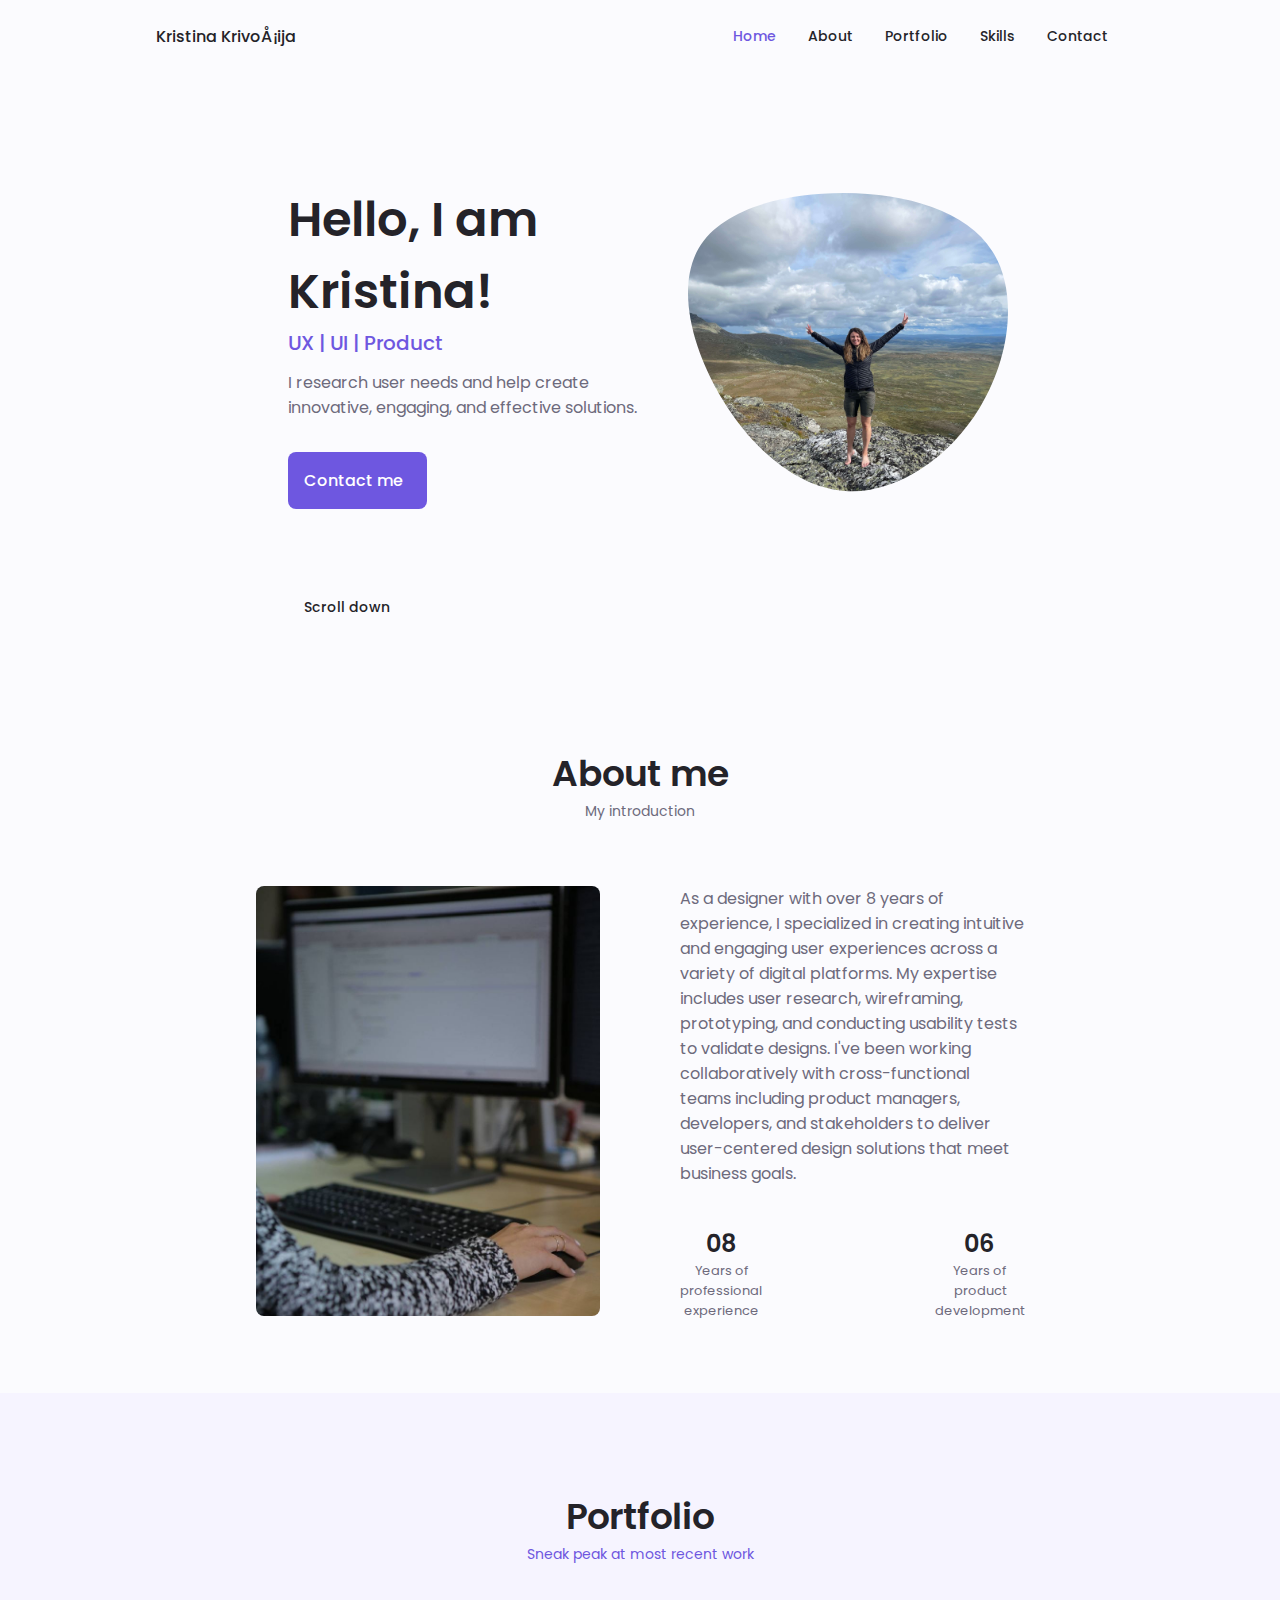
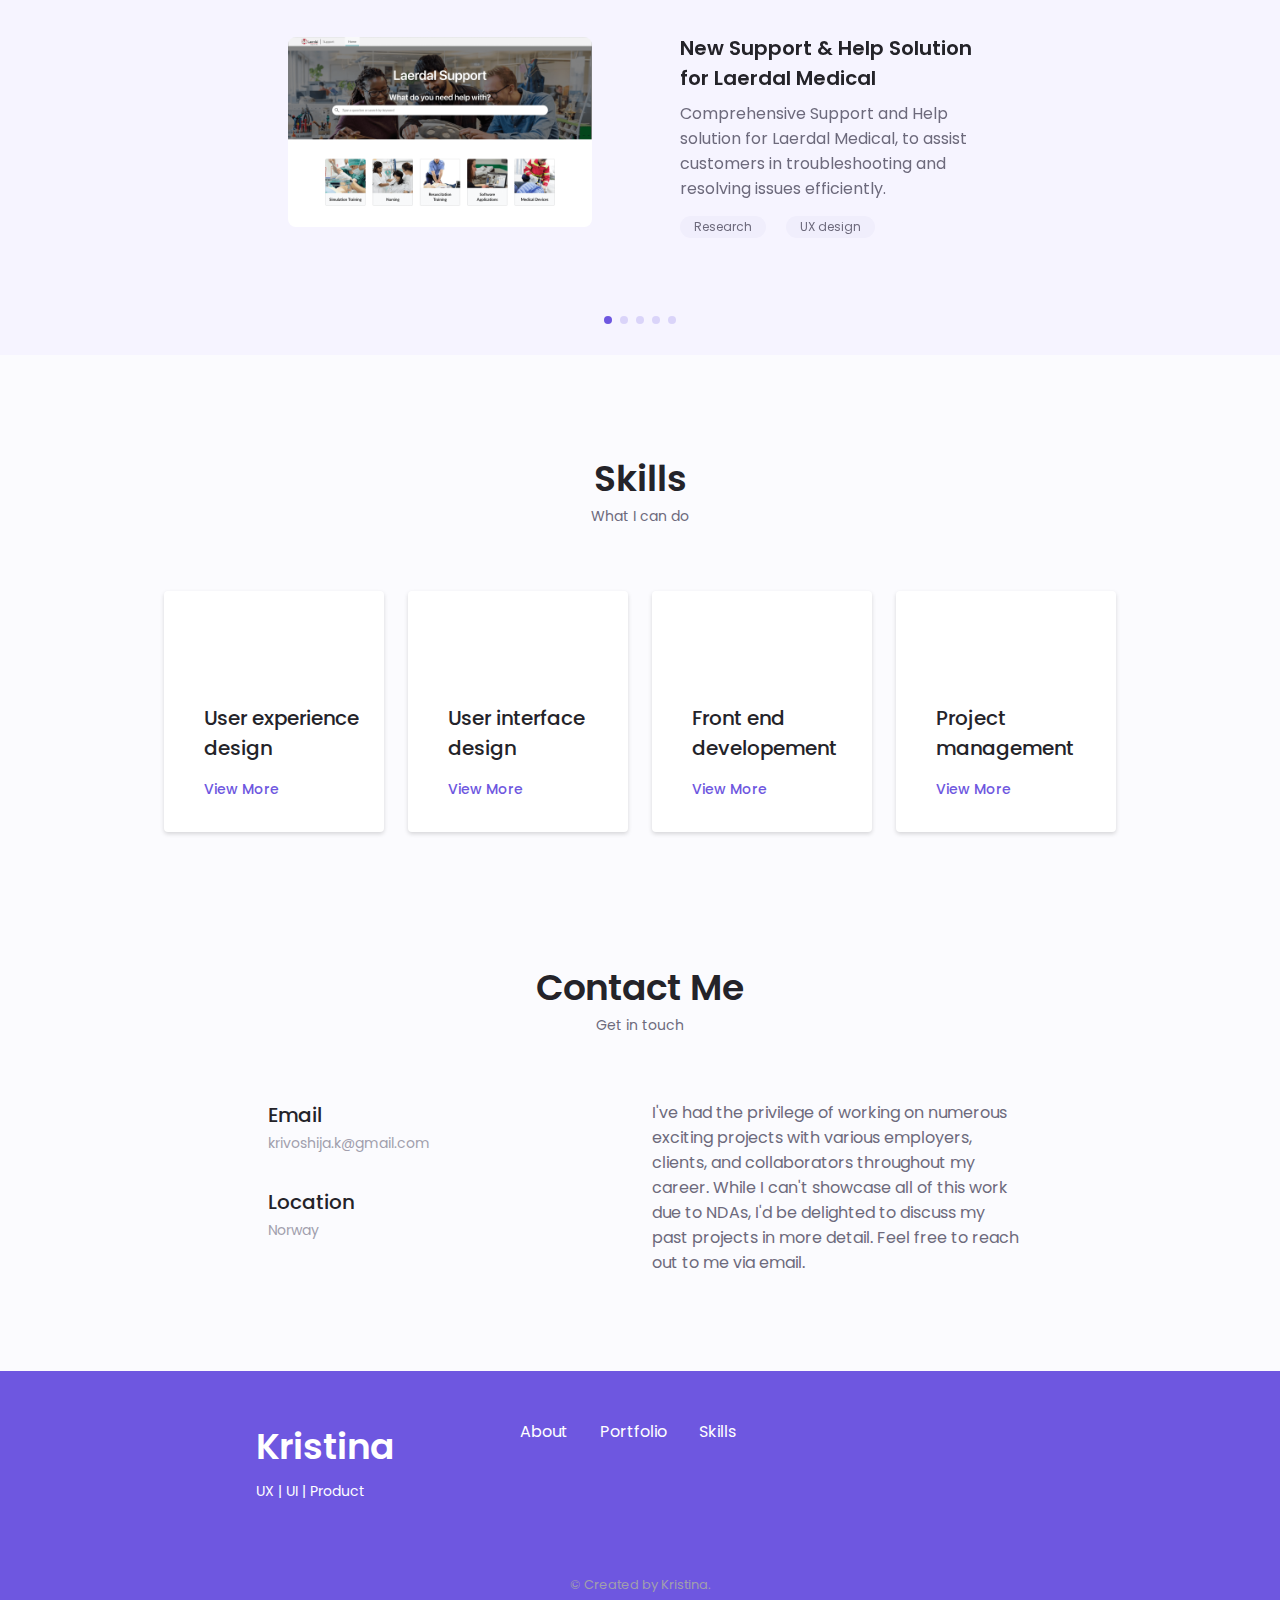
<file: index.html>
<!DOCTYPE html>
<html lang="en">
    <head>
        <meta charset="UTF=8">
        <meta name="viewport" content="width=device-width, initial-scale=1.0">
        <link href='https://css.gg/css' rel='stylesheet'>
        <link rel="stylesheet" href="https://unicons.iconscout.com/release/v4.0.0/css/line.css">
        <link rel='stylesheet' href='assets/css/swiper-bundle.min.css' >
        <link rel='stylesheet' href='assets/css/styles.css' >
        <title>Portfolio</title>
    </head>
    <body>
        <header class="header" id="header">
            <nav class="nav container">
                <a href="#" class="nav__logo">Kristina Krivošija</a>
                <div class="nav__menu" id="nav-menu">
                    <ul class="nav__list grid">
                        <li class="nav__item">
                            <a href="#home" class="nav__link active-link">
                                <i class="uil uil-estate nav__icon"></i> Home
                            </a>
                        </li>
                        <li class="nav__item">
                            <a href="#about" class="nav__link">
                                <i class="uil uil-user nav__icon"></i> About
                            </a>
                        </li>
                         <li class="nav__item">
                            <a href="#portfolio" class="nav__link">
                                <i class="uil uil-file-alt nav__icon"></i> Portfolio
                            </a>
                        </li> 
                        
                        <li class="nav__item">
                            <a href="#skills" class="nav__link">
                                <i class="uil uil-briefcase-alt nav__icon"></i> Skills
                            </a>
                        </li>
                        
                        <li class="nav__item">
                            <a href="#contact" class="nav__link">
                                <i class="uil uil-message nav__icon"></i> Contact
                            </a>
                        </li>
                    </ul>
                    <i class="uil uil-times nav__close" id="nav-close"></i>
                </div>

                <div class="nav__btns">
                    <i class="uil uil-moon change-theme" id="theme-button"></i>
                    <div class="nav__toggle" id="nav-toggle">
                        <i class="uil uil-apps"></i>
                    </div>
                </div>
                <!-- <div class="nav__btns site-language">
                    <a bold href="index-no.html"><b>NO</b></a> 
                </div> -->
            </nav>
        </header>
        <main class="main">
            <section class="home section" id="home">
                <div class="home__container container grid">
                    <div class="home__content grid">
                        <div class="home__social">
                            <a href="https://www.linkedin.com/in/kkrivosija/" target="_blank" class="home__social-icon">
                                <i class="uil uil-linkedin-alt"></i>
                            </a>
                            <a href="https://www.behance.net/kristinakrivosija" target="_blank" class="home__social-icon">
                                <i class="uil uil-behance"></i>
                            </a>
                            <!-- <a href="" target="_blank" class="home__social-icon">
                                <i class="uil uil-dribbble"></i>
                            </a> -->
                        </div>
                        <div class="home__blob">
                            <svg viewBox="0 0 200 187" xmlns="http://www.w3.org/2000/svg" xmlns:xlink="http://www.w3.org/1999/xlink">
                                <mask id="mask0" mask-type="alpha">
                                    <path d="M190.312 36.4879C206.582 62.1187 201.309 102.826 182.328 134.186C163.346 165.547 
                                    130.807 187.559 100.226 186.353C69.6454 185.297 41.0228 161.023 21.7403 129.362C2.45775 
                                    97.8511 -7.48481 59.1033 6.67581 34.5279C20.9871 10.1032 59.7028 -0.149132 97.9666 
                                    0.00163737C136.23 0.303176 174.193 10.857 190.312 36.4879Z"/>
                                </mask>
                                <g mask="url(#mask0)">
                                    <path d="M190.312 36.4879C206.582 62.1187 201.309 102.826 182.328 134.186C163.346 
                                    165.547 130.807 187.559 100.226 186.353C69.6454 185.297 41.0228 161.023 21.7403 
                                    129.362C2.45775 97.8511 -7.48481 59.1033 6.67581 34.5279C20.9871 10.1032 59.7028 
                                    -0.149132 97.9666 0.00163737C136.23 0.303176 174.193 10.857 190.312 36.4879Z"/>
                                    <image class="home__blob-img" x="-40" y="0" xlink:href="assets/img/hero.jpg"/>
                                </g>
                            </svg>
                            
                        </div>
                        <div class="home__data">
                            <h1 class="home__title">
                                Hello, I am Kristina!
                            </h1>
                            <h3 class="home__subtitle">
                                UX | UI | Product
                            </h3>
                            <p class="home__description">
                                I research user needs and help create innovative, engaging, and effective solutions.
                                <!-- Experienced with Mobile and Web application user interfaces, Wireframes, Mood boards and Prototypes. Proficient in Photoshop, Illustrator, InDesign, Invision, HTML and CSS.
                                Curious and eager to learn new things and challenge myself. Enjoying the combination of an analytical and emotional approach in the design processes. 
                                Passionate in creating user-centered design solutions.  -->
                            </p>
                            <a href="#contact" class="button button--flex"> Contact me
                                <i class="uil uil-message button__icon"></i>
                            </a>
                        </div>
                    </div>
                    <div class="home__scroll">
                        <a href="#contact" class="home__scroll-button button--flex">
                            <i class="uil uil-mouse-alt home__scroll-mouse"></i>
                            <span class="home__scroll-name">Scroll down</span>
                            <i class="uil uil-arrow-down home__scroll-arrow"></i>
                        </a>
                    </div>

                </div>
            </section>

            <section class="about section" id="about">
                <h2 class="section__title">About me</h2>
                <span class="section__subtitle">My introduction</span>
                <div class="about__container container grid">
                    <img src="assets/img/project.jpg" alt="" class="about__img">
                    <div class="about__data">
                        <p class="about__description">
                            As a designer with over 8 years of experience, I specialized in creating intuitive and engaging user experiences across a variety of digital platforms. My expertise includes user research, wireframing, prototyping, and conducting usability tests to validate designs. I've been working collaboratively with cross-functional teams including product managers, developers, and stakeholders to deliver user-centered design solutions that meet business goals.                        </p>
                        <div class="about__info">
                            <div>
                                <span class="about__info-title">08</span>
                                <span class="about__info-name">Years of <br>professional <br>experience</span>
                            </div>
                            <!-- <div>
                                <span class="about__info-title">15+</span>
                                <span class="about__info-name">Completed <br>projects</span>
                            </div> -->
                            <div>
                                <span class="about__info-title">06</span>
                                <span class="about__info-name">Years of <br>product <br>development</span>
                            </div>
                        </div>

                        <!-- <div class="about__buttons">
                            <a download="" target=”_blank” href="assets/pdf/Resume - Kristina.pdf" class="button button--flex">
                                Download CV <i class="uil uil-download-alt button__icon"></i> 
                            </a>
                        </div> -->
                    </div>
                </div>
            </section>
            <!-- <section class="skills section" id="skills">
                <h2 class="section__title">Skills</h2>
                <span class="section__subtitle">My skills level</span>
                <div class="skills__container container grid">
                    <div>

                        <div class="skills__content skills__close">
                            <div class="skills__header">
                                <i class="uil uil-swatchbook skills__icon"></i>
                                <div>
                                    <h1 class="skills__titles">UX design</h1>
                                    <span class="skills__subtitle">More then 6 years</span>
                                </div>
                                <i class="uil uil-angle-down skills__arrow"></i>
                            </div>
                            <div class="skills__list grid">
                                <div class="skills__data">
                                    <div class="skills__titles">
                                        <h3 class="skills__name">Research</h3>
                                        <span class="skills__number">90%</span>
                                    </div>
                                    <div class="skills__bar">
                                        <span class="skills__percentage skills__php"></span>
                                    </div>
                                </div>
                                <div class="skills__data">
                                    <div class="skills__titles">
                                        <h3 class="skills__name">Wireframing</h3>
                                        <span class="skills__number">90%</span>
                                    </div>
                                    <div class="skills__bar">
                                        <span class="skills__percentage skills__node"></span>
                                    </div>
                                </div>
                                <div class="skills__data">
                                    <div class="skills__titles">
                                        <h3 class="skills__name">Prototyping</h3>
                                        <span class="skills__number">85%</span>
                                    </div>
                                    <div class="skills__bar">
                                        <span class="skills__percentage skills__firebase"></span>
                                    </div>
                                </div>
                                <div class="skills__data">
                                    <div class="skills__titles">
                                        <h3 class="skills__name">Testing</h3>
                                        <span class="skills__number">85%</span>
                                    </div>
                                    <div class="skills__bar">
                                        <span class="skills__percentage skills__python"></span>
                                    </div>
                                </div>
                            </div>
                        </div>

                        <div class="skills__content skills__close">
                            <div class="skills__header">
                                <i class="uil uil-brackets-curly skills__icon"></i>
                                <div>
                                    <h1 class="skills__titles">UI design</h1>
                                    <span class="skills__subtitle">More then 4 years</span>
                                </div>
                                <i class="uil uil-angle-down skills__arrow"></i>
                            </div>
                            <div class="skills__list grid">
                                <div class="skills__data">
                                    <div class="skills__titles">
                                        <h3 class="skills__name">HTML</h3>
                                        <span class="skills__number">90%</span>
                                    </div>
                                    <div class="skills__bar">
                                        <span class="skills__percentage skills__html"></span>
                                    </div>
                                </div>
                                <div class="skills__data">
                                    <div class="skills__titles">
                                        <h3 class="skills__name">CSS</h3>
                                        <span class="skills__number">80%</span>
                                    </div>
                                    <div class="skills__bar">
                                        <span class="skills__percentage skills__css"></span>
                                    </div>
                                </div>
                                <div class="skills__data">
                                    <div class="skills__titles">
                                        <h3 class="skills__name">JavaScript</h3>
                                        <span class="skills__number">50%</span>
                                    </div>
                                    <div class="skills__bar">
                                        <span class="skills__percentage skills__js"></span>
                                    </div>
                                </div>
                                <div class="skills__data">
                                    <div class="skills__titles">
                                        <h3 class="skills__name">React</h3>
                                        <span class="skills__number">70%</span>
                                    </div>
                                    <div class="skills__bar">
                                        <span class="skills__percentage skills__react"></span>
                                    </div>
                                </div>
                            </div>
                        </div>

                        



                    </div>
                    <div>
                        <div class="skills__content skills__close">
                            <div class="skills__header">
                                <i class="uil uil-brackets-curly skills__icon"></i>
                                <div>
                                    <h1 class="skills__titles">Front-End development</h1>
                                    <span class="skills__subtitle">More then 4 years</span>
                                </div>
                                <i class="uil uil-angle-down skills__arrow"></i>
                            </div>
                            <div class="skills__list grid">
                                <div class="skills__data">
                                    <div class="skills__titles">
                                        <h3 class="skills__name">Figma</h3>
                                        <span class="skills__number">90%</span>
                                    </div>
                                    <div class="skills__bar">
                                        <span class="skills__percentage skills__figma"></span>
                                    </div>
                                </div>
                                <div class="skills__data">
                                    <div class="skills__titles">
                                        <h3 class="skills__name">Sketch</h3>
                                        <span class="skills__number">80%</span>
                                    </div>
                                    <div class="skills__bar">
                                        <span class="skills__percentage skills__sketch"></span>
                                    </div>
                                </div>
                                <div class="skills__data">
                                    <div class="skills__titles">
                                        <h3 class="skills__name">Photoshop</h3>
                                        <span class="skills__number">50%</span>
                                    </div>
                                    <div class="skills__bar">
                                        <span class="skills__percentage skills__photoshop"></span>
                                    </div>
                                </div>

                            </div>
                        </div>
                        <div class="skills__content skills__close">
                            <div class="skills__header">
                                <i class="uil uil-brackets-curly skills__icon"></i>
                                <div>
                                    <h1 class="skills__titles">Project management</h1>
                                    <span class="skills__subtitle">More then 4 years</span>
                                </div>
                                <i class="uil uil-angle-down skills__arrow"></i>
                            </div>
                            <div class="skills__list grid">
                                <div class="skills__data">
                                    <div class="skills__titles">
                                        <h3 class="skills__name">Figma</h3>
                                        <span class="skills__number">90%</span>
                                    </div>
                                    <div class="skills__bar">
                                        <span class="skills__percentage skills__figma"></span>
                                    </div>
                                </div>
                                <div class="skills__data">
                                    <div class="skills__titles">
                                        <h3 class="skills__name">Sketch</h3>
                                        <span class="skills__number">80%</span>
                                    </div>
                                    <div class="skills__bar">
                                        <span class="skills__percentage skills__sketch"></span>
                                    </div>
                                </div>
                                <div class="skills__data">
                                    <div class="skills__titles">
                                        <h3 class="skills__name">Photoshop</h3>
                                        <span class="skills__number">50%</span>
                                    </div>
                                    <div class="skills__bar">
                                        <span class="skills__percentage skills__photoshop"></span>
                                    </div>
                                </div>

                            </div>
                        </div>
                    </div>
                    
                </div>
            </section> -->

            <!-- <section class="qualification section">
                <h2 class="section__title">Qualifications</h2>
                <span class="section__subtitle">My personal journey</span>

                <div class="qualification__container container">
                    <div class="qualification__tabs">
                        <div class="qualification__button button--flex qualification__active" data-target='#education'>
                            <i class="uil uil-graduation-cap qualification__icon"></i>
                            Education
                        </div>

                        <div class="qualification__button button--flex" data-target='#work'>
                            <i class="uil uil-briefcase-alt qualification__icon"></i>
                            Work
                        </div>
                    </div>

                    <div class="qualification__section">
                        <div class="qualification__content qualification__active" data-content id="education">
                            <div class="qualification__data">
                                <div>
                                    <h3 class="qualification__title">Computer Enginner</h3>
                                    <span class="qualification__subtitle">Novi Sad - FTN</span>
                                    <div class="qualification__calendar">
                                        <i class="uil uil-calendar-alt"></i>
                                        2008 - 2014
                                    </div>
                                </div>
                                <div>
                                    <span class="qualification__rounder"></span>
                                    <span class="qualification__line"></span>
                                </div>
                            </div>
                            <div class="qualification__data">
                                <div></div>
                                <div>
                                    <span class="qualification__rounder"></span>
                                    <span class="qualification__line"></span>
                                </div>
                                <div>
                                    <h3 class="qualification__title">Computer stuff</h3>
                                    <span class="qualification__subtitle">Novi Sad - FTN</span>
                                    <div class="qualification__calendar">
                                        <i class="uil uil-calendar-alt"></i>
                                        2008 - 2014
                                    </div>
                                </div>
                                
                            </div>
                            <div class="qualification__data">                                
                                <div>
                                    <h3 class="qualification__title">Web design</h3>
                                    <span class="qualification__subtitle">Novi Sad - FTN</span>
                                    <div class="qualification__calendar">
                                        <i class="uil uil-calendar-alt"></i>
                                        2008 - 2014
                                    </div>
                                </div>
                                <div>
                                    <span class="qualification__rounder"></span>
                                    <span class="qualification__line"></span>
                                </div>
                                
                            </div>
                            <div class="qualification__data">
                                <div></div>
                                <div>
                                    <span class="qualification__rounder"></span>
                                    <span class="qualification__line"></span>
                                </div>

                                <div>
                                    <h3 class="qualification__title">Master in UI/UX</h3>
                                    <span class="qualification__subtitle">Novi Sad - FTN</span>
                                    <div class="qualification__calendar">
                                        <i class="uil uil-calendar-alt"></i>
                                        2008 - 2014
                                    </div>
                                </div>
                               
                            </div>
                        </div>
                        <div class="qualification__content" data-content id="work">
                            <div class="qualification__data">
                                <div>
                                    <h3 class="qualification__title">UI designer</h3>
                                    <span class="qualification__subtitle">Freelance</span>
                                    <div class="qualification__calendar">
                                        <i class="uil uil-calendar-alt"></i>
                                        Jun 2015 - Oct 2015
                                    </div>
                                </div>
                                <div>
                                    <span class="qualification__rounder"></span>
                                    <span class="qualification__line"></span>
                                </div>
                            </div>
                            <div class="qualification__data">
                                <div></div>
                                <div>
                                    <span class="qualification__rounder"></span>
                                    <span class="qualification__line"></span>
                                </div>
                                <div>
                                    <h3 class="qualification__title">Frontend developer</h3>
                                    <span class="qualification__subtitle">Bitgear - Serbia</span>
                                    <div class="qualification__calendar">
                                        <i class="uil uil-calendar-alt"></i>
                                        Jan 2016 -  Dec 2017
                                    </div>
                                </div>
                            </div>
                            <div class="qualification__data">
                                <div>
                                    <h3 class="qualification__title">Frontend developer</h3>
                                    <span class="qualification__subtitle">Crypho - Norway</span>
                                    <div class="qualification__calendar">
                                        <i class="uil uil-calendar-alt"></i>
                                        Nov 2017 - Jan 2021
                                    </div>
                                </div>
                                <div>
                                    <span class="qualification__rounder"></span>
                                    <span class="qualification__line"></span>
                                </div>
                                
                            </div>
                            <div class="qualification__data">
                                <div></div>
                                <div>
                                    <span class="qualification__rounder"></span>
                                    <span class="qualification__line"></span>
                                </div>
                                <div>
                                    <h3 class="qualification__title">UI designer</h3>
                                    <span class="qualification__subtitle">Laerdal Medical - Norway</span>
                                    <div class="qualification__calendar">
                                        <i class="uil uil-calendar-alt"></i>
                                        Jan 2021 - Present
                                    </div>
                                </div>
                                
                               
                            </div>
                        </div>
                    </div>
                </div>
            </section> -->

            <section class="portfolio section" id="portfolio">
                <h2 class="section__title">Portfolio</h2>
                <span class="section__subtitle">Sneak peak at most recent work</span>

                <div class="portfolio__container container swiper">
                    <div class="swiper-wrapper">
                        <div class="portfolio__content grid swiper-slide">
                            <a target=”_blank” rel="noopener" href="https://drive.google.com/file/d/136trPjHWspIzF5Vcm3kcoi71on_I09TY/view?usp=sharing"><img src="assets/img/support.png" alt="" class="portfolio__img"></a>
                            <div class="portfolio__data">
                                <h3 class="portfolio__title">New Support & Help Solution for Laerdal Medical</h3>
                                <p class="portfolio__description">Comprehensive Support and Help solution for Laerdal Medical, to assist customers in troubleshooting and resolving issues efficiently.</p>
                                <!-- <a href="#" class="button button--flex button--small portfolio__button">
                                    Demo
                                    <i class="uil uil-arrow-right button__icon"></i>
                                </a> -->
                                <div class="tag">Research</div>
                                <div class="tag">UX design</div>
                            </div>
                        </div>
                        <div class="portfolio__content grid swiper-slide">
                            <a target=”_blank” rel="noopener" href="https://drive.google.com/file/d/1jErY2ZrJd9rYtEz0NIoXp-k_-XDT-hnL/view?usp=sharing"><img src="assets/img/notification.png" alt="" class="portfolio__img"></a>
                            <div class="portfolio__data">
                                <h3 class="portfolio__title">Notification building block for unified digital ecosystem</h3>
                                <p class="portfolio__description">Improving user engagement by designing a flexible notification building block that can be integrated into various digital platforms and applications.</p>
                                <!-- <a href="#" class="button button--flex button--small portfolio__button">
                                    Demo
                                    <i class="uil uil-arrow-right button__icon"></i>
                                </a> -->
                                <div class="tag">Research</div>
                                <div class="tag">UX design</div>
                            </div>
                        </div>
                       

                        <div class="portfolio__content grid swiper-slide">
                            <a target="_blank" rel="noopener" href="https://drive.google.com/file/d/1GDYi-kaRnb4TNVFLbbcOAVv4OqKMBNNH/view?usp=sharing"><img src="assets/img/agriculture.png" alt="" class="portfolio__img"></a>
                            <div class="portfolio__data">
                                <h3 class="portfolio__title">Digitally enabled precision in agriculture</h3>
                                <p class="portfolio__description">Design for android mobile app that initiates measurements of 20+ optical vegetation indices in two easy-to-use modes.</p>
                                
                                <div class="tag">UI design</div> 
                                <div class="tag">UX design</div>
                            </div>
                        </div>
                       
                        <div class="portfolio__content grid swiper-slide">
                            <a target=”_blank” rel="noopener" href="https://drive.google.com/file/d/1BtxVnoRE2iesC5eIZQAuioYwDXXgIPNS/view?usp=sharing"><img src="assets/img/devices3.png" alt="" class="portfolio__img"></a>
                            <div class="portfolio__data">
                                <h3 class="portfolio__title">Highly secure encrypted communication</h3>
                                <p class="portfolio__description">Messaging app where all data is encrypted before being transferred over the network and can only be decrypted when they reach their intended recipient.</p>
                                
                                <div class="tag">UI design</div>
                                <div class="tag">UX design</div>
                                <div class="tag">Front-end</div>
                            </div>
                        </div>
                        <div class="portfolio__content grid swiper-slide">
                            <a target=”_blank” rel="noopener" href="https://drive.google.com/file/d/1yD-W9KnURmBlWQNSQGWdJ3B-L-aPpbyU/view?usp=sharing"><img src="assets/img/simnext-merged.png" alt="" class="portfolio__img"></a>
                            <div class="portfolio__data">
                                <h3 class="portfolio__title">Simulation based training for medical professionals</h3>
                                <p class="portfolio__description">Solution for both in-situ and remote and for different platforms with flexible levels of automation and individual and team training.</p>
                                <!-- <a href="#" class="button button--flex button--small portfolio__button">
                                    Demo
                                    <i class="uil uil-arrow-right button__icon"></i>
                                </a> -->
                                <div class="tag">Research</div>
                                <div class="tag">UX design</div>
                            </div>
                        </div>

                    </div>

                    <div class="swiper-button-next">
                        <i class="uil uil-angle-right-b swiper-portfolio-icon"></i>
                    </div>
                    <div class="swiper-button-prev">
                        <i class="uil uil-angle-left-b swiper-portfolio-icon"></i>
                    </div>

                    <div class="swiper-pagination"></div>
                </div>
            </section> 

            <section class="service section" id="skills">
                <h2 class="section__title">Skills</h2>
                <span class="section__subtitle">What I can do</span>
                <div class="services__container container grid">

                    <div class="services__content services__button">
                        <div>
                            <i class="uil uil-search services__icon"></i>
                            <h3 class="services__title">User experience<br> design</h3>
                        </div>
                        <span class="button button--flex button--small button--link">
                            View More
                            <i class="uil uil-arrow-right button__icon"></i>
                        </span>
                    </div>
                    <div class="services__modal">
                        <div class="services__modal-content">
                            <h4 class="services__modal-title">User experience design</h4>
                            <i class="uil uil-times services__modal-close"></i>

                            <ul class="services__modal-services grid">
                                <li class="services__modal-service">
                                    <i class="uil uil-check-circle services__modal-icon"></i>
                                    <p>User research and analysis</p>
                                </li>
                                <li class="services__modal-service">
                                    <i class="uil uil-check-circle services__modal-icon"></i>
                                    <p>Information architecture</p>
                                </li>
                                <li class="services__modal-service">
                                    <i class="uil uil-check-circle services__modal-icon"></i>
                                    <p>Wireframing and prototyping</p>
                                </li>
                                <li class="services__modal-service">
                                    <i class="uil uil-check-circle services__modal-icon"></i>
                                    <p>Interaction design</p>
                                </li>
                                <li class="services__modal-service">
                                    <i class="uil uil-check-circle services__modal-icon"></i>
                                    <p>Usability testing</p>
                                </li>
                                <li class="services__modal-service">
                                    <i class="uil uil-check-circle services__modal-icon"></i>
                                    <p>User-centered design principles</p>
                                </li>
                                <li class="services__modal-service">
                                    <i class="uil uil-check-circle services__modal-icon"></i>
                                    <p>Problem-solving and critical thinking</p>
                                </li>
                            </ul>
                        </div>
                    </div>

                    <div class="services__content services__button">
                        <div>
                            <i class="uil uil-pen services__icon"></i>
                            <h3 class="services__title">User interface<br> design</h3>
                        </div>
                        <span class="button button--flex button--small button--link">
                            View More
                            <i class="uil uil-arrow-right button__icon"></i>
                        </span>
                    </div>
                    <div class="services__modal">
                        <div class="services__modal-content">
                            <h4 class="services__modal-title">User interface design</h4>
                            <i class="uil uil-times services__modal-close"></i>

                            <ul class="services__modal-services grid">
                                <li class="services__modal-service">
                                    <i class="uil uil-check-circle services__modal-icon"></i>
                                    <p>Visual design principles</p>
                                </li>
                                <li class="services__modal-service">
                                    <i class="uil uil-check-circle services__modal-icon"></i>
                                    <p>Typography and color theory</p>
                                </li>
                                <li class="services__modal-service">
                                    <i class="uil uil-check-circle services__modal-icon"></i>
                                    <p> Iconography and visual elements</p>
                                </li>
                                <li class="services__modal-service">
                                    <i class="uil uil-check-circle services__modal-icon"></i>
                                    <p>Layout and composition</p>
                                </li>
                                <li class="services__modal-service">
                                    <i class="uil uil-check-circle services__modal-icon"></i>
                                    <p>Responsive design</p>
                                </li>
                                <li class="services__modal-service">
                                    <i class="uil uil-check-circle services__modal-icon"></i>
                                    <p>UI design tools (Figma, Adobe XD, Sketch...)</p>
                                </li>
                                <li class="services__modal-service">
                                    <i class="uil uil-check-circle services__modal-icon"></i>
                                    <p>Continuous design and design handoff</p>
                                </li>
                                <li class="services__modal-service">
                                    <i class="uil uil-check-circle services__modal-icon"></i>
                                    <p>Attention to detail</p>
                                </li>
                                <li class="services__modal-service">
                                    <i class="uil uil-check-circle services__modal-icon"></i>
                                    <p>Branding and style guidelines</p>
                                </li>
                            </ul>
                        </div>
                    </div>
                    
                    <div class="services__content services__button">
                        <div>
                            <i class="uil uil-arrow services__icon"></i>
                            <h3 class="services__title">Front end <br> developement</h3>
                        </div>
                        <span class="button button--flex button--small button--link">
                            View More
                            <i class="uil uil-arrow-right button__icon"></i>
                        </span>
                    </div>
                    <div class="services__modal">
                        <div class="services__modal-content">
                            <h4 class="services__modal-title">Front end developement</h4>
                            <i class="uil uil-times services__modal-close"></i>

                            <ul class="services__modal-services grid">
                                <li class="services__modal-service">
                                    <i class="uil uil-check-circle services__modal-icon"></i>
                                    <p>Proficiency in HTML and CSS</p>
                                </li>
                                <li class="services__modal-service">
                                    <i class="uil uil-check-circle services__modal-icon"></i>
                                    <p>Knowledge of JavaScript</p>
                                </li>
                                <li class="services__modal-service">
                                    <i class="uil uil-check-circle services__modal-icon"></i>
                                    <p>Responsive web design</p>
                                </li>
                                <li class="services__modal-service">
                                    <i class="uil uil-check-circle services__modal-icon"></i>
                                    <p>Browser compatibility and performance optimization</p>
                                </li>
                                <li class="services__modal-service">
                                    <i class="uil uil-check-circle services__modal-icon"></i>
                                    <p>Version control (Git)</p>
                                </li>
                                <li class="services__modal-service">
                                    <i class="uil uil-check-circle services__modal-icon"></i>
                                    <p>Web accessibility standards</p>
                                </li>
                                <li class="services__modal-service">
                                    <i class="uil uil-check-circle services__modal-icon"></i>
                                    <p>Knowledge of front-end frameworks</p>
                                </li>
                                <li class="services__modal-service">
                                    <i class="uil uil-check-circle services__modal-icon"></i>
                                    <p>Testing and debugging</p>
                                </li>
                                <!-- <li class="services__modal-service">
                                    <i class="uil uil-check-circle services__modal-icon"></i>
                                    <p>Continuous learning and keeping up with industry trends</p>
                                </li> -->
                            </ul>
                        </div>
                    </div>

                    <div class="services__content services__button">
                        <div>
                            <i class="uil uil-web-grid services__icon"></i>
                            <h3 class="services__title">Project <br> management</h3>
                        </div>
                        <span class="button button--flex button--small button--link">
                            View More
                            <i class="uil uil-arrow-right button__icon"></i>
                        </span>
                    </div>
                    <div class="services__modal">
                        <div class="services__modal-content">
                            <h4 class="services__modal-title">Project management</h4>
                            <i class="uil uil-times services__modal-close"></i>

                            <ul class="services__modal-services grid">
                                <li class="services__modal-service">
                                    <i class="uil uil-check-circle services__modal-icon"></i>
                                    <p>Project planning and organization</p>
                                </li>
                                <li class="services__modal-service">
                                    <i class="uil uil-check-circle services__modal-icon"></i>
                                    <p>Time and resource management</p>
                                </li>
                                <li class="services__modal-service">
                                    <i class="uil uil-check-circle services__modal-icon"></i>
                                    <p>Risk assessment and mitigation</p>
                                </li>
                                <li class="services__modal-service">
                                    <i class="uil uil-check-circle services__modal-icon"></i>
                                    <p>Stakeholder management</p>
                                </li>
                                <li class="services__modal-service">
                                    <i class="uil uil-check-circle services__modal-icon"></i>
                                    <p>Communication and team collaboration</p>
                                </li>
                                <!-- <li class="services__modal-service">
                                    <i class="uil uil-check-circle services__modal-icon"></i>
                                    <p>Budgeting and cost control</p>
                                </li> -->
                                <li class="services__modal-service">
                                    <i class="uil uil-check-circle services__modal-icon"></i>
                                    <p>Leadership and decision-making</p>
                                </li>
                                <li class="services__modal-service">
                                    <i class="uil uil-check-circle services__modal-icon"></i>
                                    <p>Agile management</p>
                                </li>
                                <!-- <li class="services__modal-service">
                                    <i class="uil uil-check-circle services__modal-icon"></i>
                                    <p>Problem-solving and conflict resolution</p>
                                </li> -->
                                <li class="services__modal-service">
                                    <i class="uil uil-check-circle services__modal-icon"></i>
                                    <p>Documentation and reporting</p>
                                </li>
                            </ul>
                        </div>
                    </div>

                </div>
            </section>
            
         

            

            <!-- <section class="project section">
                <div class="project__bg">
                    <div class="project__container container grid">
                        <div class="project__data">
                            <h2 class="project__title">You have a new project</h2>
                            <p class="project__description">Contact me and get 30% discount on your new project</p>
                            <a href="#contact" class="button button--flex button--white">
                                Contact me
                                <i class="uil uil-message project__icon button__icon"></i>
                            </a>
                        </div>

                        <img src="assets/img/user-t.png" alt="" class="project__img">
                
                </div>
            </section> -->

            <!-- <section class="testimonial section">
                <h2 class="section__title">Testimonial</h2>
                <span class="section__subtitle">My clients saying</span>

                <div class="testimonial__container container swiper">
                    <div class="swiper-wrapper">
                        <div class="testimonial__content swiper-slide">
                            <div class="testimonial__data">
                                <div class="testimonial__header">
                                    <img src="assets/img/blob.svg" alt="" class="testimonial__img">
                                    <div>
                                        <h3 class="testimonial__name">Sara Smith</h3>
                                        <span class="testimonial__client">Client</span>
                                    </div>
                                </div>
                                <div>
                                    <i class="uil uil-star testimonial__icon-star"></i>
                                    <i class="uil uil-star testimonial__icon-star"></i>
                                    <i class="uil uil-star testimonial__icon-star"></i>
                                    <i class="uil uil-star testimonial__icon-star"></i>
                                    <i class="uil uil-star testimonial__icon-star"></i>
                                </div>
                            </div>
                            <p class="testimonial__description">
                                Absolutely amazing. this is very great...amazing design. this is very great...amazing design. this is very great...amazing design
                            </p>
                        </div>
                        <div class="testimonial__content swiper-slide">
                            <div class="testimonial__data">
                                <div class="testimonial__header">
                                    <img src="assets/img/blob.svg" alt="" class="testimonial__img">
                                    <div>
                                        <h3 class="testimonial__name">Sara Smith</h3>
                                        <span class="testimonial__client">Client</span>
                                    </div>
                                </div>
                                <div>
                                    <i class="uil uil-star testimonial__icon-star"></i>
                                    <i class="uil uil-star testimonial__icon-star"></i>
                                    <i class="uil uil-star testimonial__icon-star"></i>
                                    <i class="uil uil-star testimonial__icon-star"></i>
                                    <i class="uil uil-star testimonial__icon-star"></i>
                                </div>
                            </div>
                            <p class="testimonial__description">
                                Absolutely amazing. this is very great...amazing design. this is very great...amazing design. this is very great...amazing design
                            </p>
                        </div>
                        <div class="testimonial__content swiper-slide">
                            <div class="testimonial__data">
                                <div class="testimonial__header">
                                    <img src="assets/img/blob.svg" alt="" class="testimonial__img">
                                    <div>
                                        <h3 class="testimonial__name">Sara Smith</h3>
                                        <span class="testimonial__client">Client</span>
                                     </div>
                                </div>
                                <div>
                                    <i class="uil uil-star testimonial__icon-star"></i>
                                    <i class="uil uil-star testimonial__icon-star"></i>
                                    <i class="uil uil-star testimonial__icon-star"></i>
                                    <i class="uil uil-star testimonial__icon-star"></i>
                                    <i class="uil uil-star testimonial__icon-star"></i>
                                </div>
                            </div>
                            <p class="testimonial__description">
                                Absolutely amazing. this is very great...amazing design. this is very great...amazing design. this is very great...amazing design
                            </p>
                        </div>
                    </div>
                    <div class="swiper-pagination swiper-pagination-testimonial"></div>
                </div>
            </section> -->


            <section class="contact section" id="contact">
                <h2 class="section__title">Contact Me</h2>
                <span class="section__subtitle">Get in touch</span>

                <div class="contact__container container grid">
                    <div> 
                        <!-- <div class="contact__information">
                            <i class="uil uil-phone contact__icon"></i>
                            <div>
                                <h3 class="contact__title">Call</h3>
                                <span class="contact__subtitle">123-456</span>
                            </div>
                        </div> -->
                        <div class="contact__information">
                            <i class="uil uil-envelope contact__icon"></i>
                            <div>
                                <h3 class="contact__title">Email</h3>
                                <span class="contact__subtitle">krivoshija.k@gmail.com</span>
                            </div>
                        </div>
                        <div class="contact__information">
                            <i class="uil uil-map-marker contact__icon"></i>
                            <div>
                                <h3 class="contact__title">Location</h3>
                                <span class="contact__subtitle">Norway</span>
                            </div>
                        </div>
                    </div> 
                    <p class="home__description">
                        I've had the privilege of working on numerous exciting projects with various employers, clients, and collaborators throughout my career. While I can't showcase all of this work due to NDAs, I'd be delighted to discuss my past projects in more detail. Feel free to reach out to me via email.
                    </p>
                    <!-- <form action="contact.php" method="post" id="form" class="contact-form contact__form grid">
                        <div class="contact__inputs grid">
                            <div class="contact__content">
                                <label for="" class="contact__label">Name</label>
                                <input type="text" class="contact__input" name=”cf_name”>
                            </div>
                            <div class="contact__content">
                                <label for="" class="contact__label">Email</label>
                                <input type="email" class="contact__input" name=”cf_email”>
                            </div>
                        </div>
                        <div class="contact__content">
                            <label for="" class="contact__label">Subject</label>
                            <input type="text" class="contact__input" name=”cf_subject”>
                        </div>
                        <div class="contact__content">
                            <label for="" class="contact__label">Message</label>
                            <textarea name="" id="" cols="0" rows="7" class="contact__input" name=”cf_message”></textarea>
                        </div>
                        <div>
                            <a href="#" class="button button--flex" onclick="document.getElementById('form').submit()">
                                Send Message
                                <i class="uil uil-message button__icon"></i>
                            </a>
                        </div>
                    </form> -->
                </div>
            </section>

        </main>

        <footer class="footer">
            <div class="footer__bg">
                <div class="footer__container container grid">
                    <div>
                        <h1 class="footer__title">Kristina</h1>
                        <span class="footer__subtitle">UX | UI | Product</span>
                    </div>
                    <ul class="footer__links">
                        <li>
                            <a href="#about" class="footer__link">About</a>
                        </li>
                        <li>
                            <a href="#portfolio" class="footer__link">Portfolio</a>
                        </li>
                        <li>
                            <a href="#skills" class="footer__link">Skills</a>
                        </li>
                       
                       
                    </ul>

                    <div class="footer__socials">
                        <!-- <a href="https://www.facebook.com/kristina.krivosija" target="_blank" class="footer__social">
                            <i class="uil uil-facebook-f"></i>
                        </a>
                        <a href="https://www.instagram.com/kristinakrivosija/?hl=en" target="_blank" class="footer__social">
                            <i class="uil uil-instagram"></i>
                        </a> -->
                        <!-- <a href="https://www.linkedin.com/in/kkrivosija/" target="_blank" class="footer__social">
                            <i class="uil uil-linkedin-alt"></i>
                        </a> -->
                        <a href="https://www.behance.net/kristinakrivosija" target="_blank" class="footer__social">
                            <i class="uil uil-behance"></i>
                        </a>
                        <a href="https://twitter.com/KKrivosija" target="_blank" class="footer__social">
                            <i class="uil uil-twitter-alt"></i>
                        </a>
                    </div>
                </div>
                <p class="footer__copy">&#169; Created by Kristina.</p>
            </div>
        </footer>

        <a href="#" class="scrollup" id="scroll-up">
            <i class="uil uil-arrow-up scrollup__icon"></i>
        </a>

        <script src="assets/js/swiper-bundle.min.js"></script>
        <script src="assets/js/main.js"></script>
    </body>
</html>
</file>
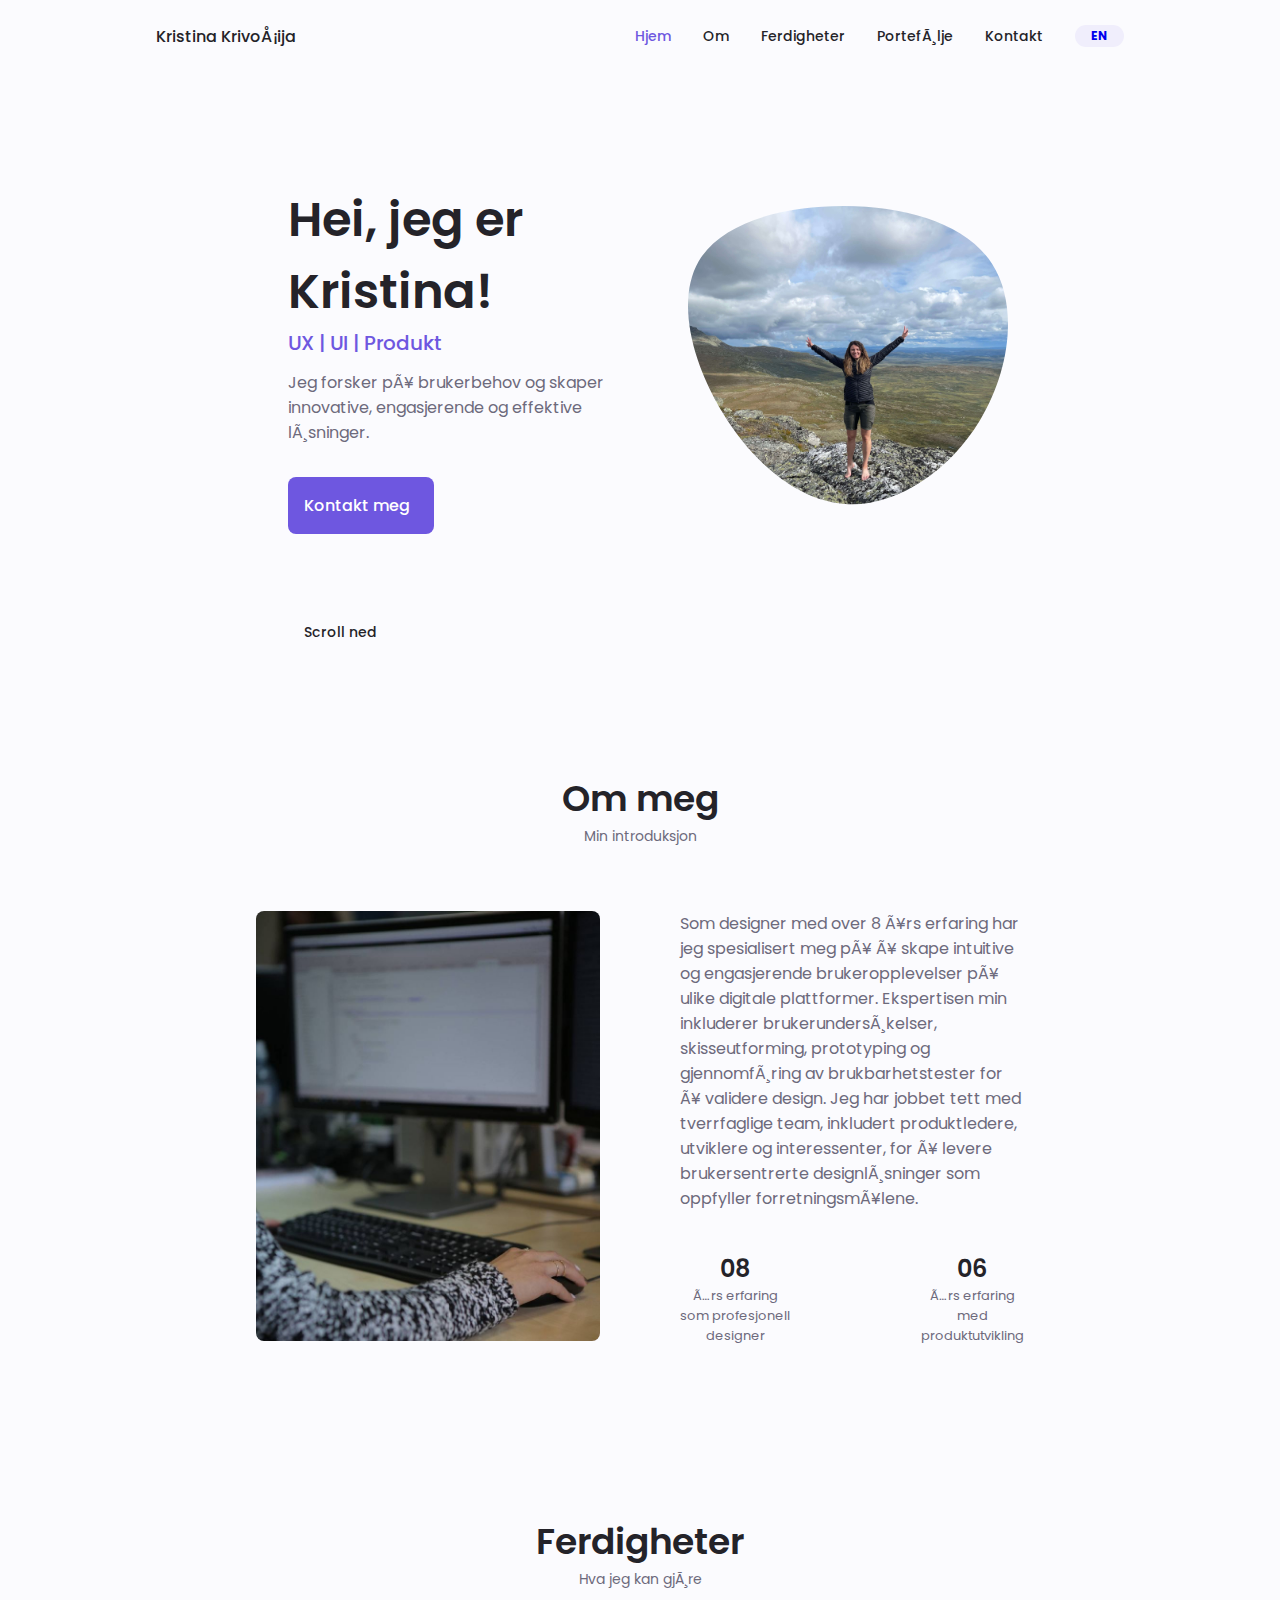
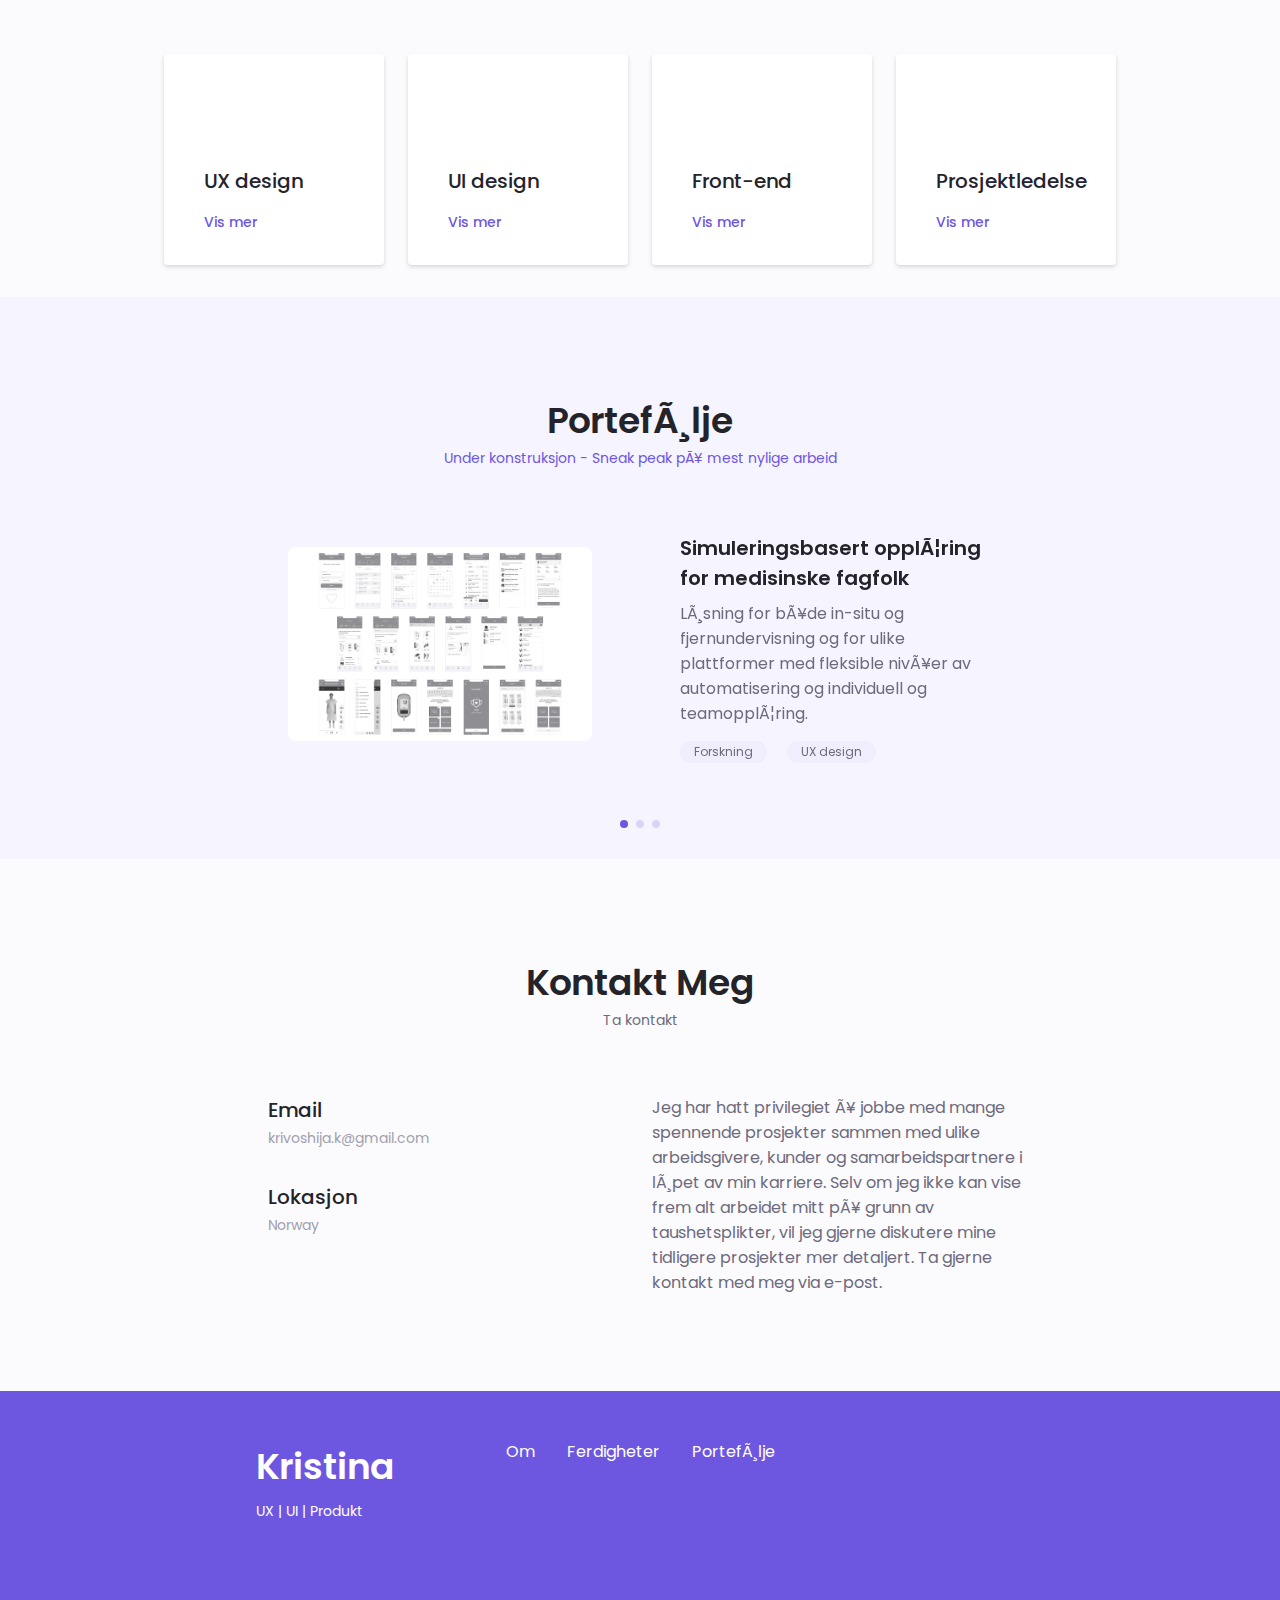
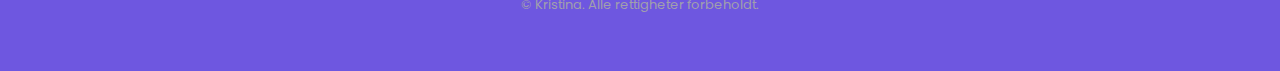
<file: index-no.html>
<!DOCTYPE html>
<html lang="en">
    <head>
        <meta charset="UTF=8">
        <meta name="viewport" content="width=device-width, initial-scale=1.0">
        <link href='https://css.gg/css' rel='stylesheet'>
        <link rel="stylesheet" href="https://unicons.iconscout.com/release/v4.0.0/css/line.css">
        <link rel='stylesheet' href='assets/css/swiper-bundle.min.css' >
        <link rel='stylesheet' href='assets/css/styles.css' >
        <title>Portefølje</title>
    </head>
    <body>
        <header class="header" id="header">
            <nav class="nav container">
                <a href="#" class="nav__logo">Kristina Krivošija</a>
                <div class="nav__menu" id="nav-menu">
                    <ul class="nav__list grid">
                        <li class="nav__item">
                            <a href="#home" class="nav__link active-link">
                                <i class="uil uil-estate nav__icon"></i> Hjem
                            </a>
                        </li>
                        <li class="nav__item">
                            <a href="#about" class="nav__link">
                                <i class="uil uil-user nav__icon"></i> Om
                            </a>
                        </li>
                        <!-- <li class="nav__item">
                            <a href="#skills" class="nav__link">
                                <i class="uil uil-file-alt nav__icon"></i> Skills
                            </a>
                        </li> -->
                        <li class="nav__item">
                            <a href="#skills" class="nav__link">
                                <i class="uil uil-briefcase-alt nav__icon"></i> Ferdigheter
                            </a>
                        </li>
                        <li class="nav__item">
                            <a href="#portfolio" class="nav__link">
                                <i class="uil uil-scenery nav__icon"></i> Portefølje
                            </a>
                        </li>
                        <li class="nav__item">
                            <a href="#contact" class="nav__link">
                                <i class="uil uil-message nav__icon"></i> Kontakt
                            </a>
                        </li>
                    </ul>
                    <i class="uil uil-times nav__close" id="nav-close"></i>
                </div>

                <div class="nav__btns">
                    <i class="uil uil-moon change-theme" id="theme-button"></i>


                    <div class="nav__toggle" id="nav-toggle">
                        <i class="uil uil-apps"></i>
                    </div>
                </div>
                <div class="nav__btns site-language">
                    <a bold href="index.html"><b>EN</b></a> 
                </div>
            </nav>
        </header>
        <main class="main">
            <section class="home section" id="home">
                <div class="home__container container grid">
                    <div class="home__content grid">
                        <div class="home__social">
                            <a href="https://www.linkedin.com/in/kkrivosija/" target="_blank" class="home__social-icon">
                                <i class="uil uil-linkedin-alt"></i>
                            </a>
                            <a href="https://www.behance.net/kristinakrivosija" target="_blank" class="home__social-icon">
                                <i class="uil uil-behance"></i>
                            </a>
                            <!-- <a href="" target="_blank" class="home__social-icon">
                                <i class="uil uil-dribbble"></i>
                            </a> -->
                        </div>
                        <div class="home__blob">
                            <svg viewBox="0 0 200 187" xmlns="http://www.w3.org/2000/svg" xmlns:xlink="http://www.w3.org/1999/xlink">
                                <mask id="mask0" mask-type="alpha">
                                    <path d="M190.312 36.4879C206.582 62.1187 201.309 102.826 182.328 134.186C163.346 165.547 
                                    130.807 187.559 100.226 186.353C69.6454 185.297 41.0228 161.023 21.7403 129.362C2.45775 
                                    97.8511 -7.48481 59.1033 6.67581 34.5279C20.9871 10.1032 59.7028 -0.149132 97.9666 
                                    0.00163737C136.23 0.303176 174.193 10.857 190.312 36.4879Z"/>
                                </mask>
                                <g mask="url(#mask0)">
                                    <path d="M190.312 36.4879C206.582 62.1187 201.309 102.826 182.328 134.186C163.346 
                                    165.547 130.807 187.559 100.226 186.353C69.6454 185.297 41.0228 161.023 21.7403 
                                    129.362C2.45775 97.8511 -7.48481 59.1033 6.67581 34.5279C20.9871 10.1032 59.7028 
                                    -0.149132 97.9666 0.00163737C136.23 0.303176 174.193 10.857 190.312 36.4879Z"/>
                                    <image class="home__blob-img" x="-40" y="0" xlink:href="assets/img/hero.jpg"/>
                                </g>
                            </svg>
                            
                        </div>
                        <div class="home__data">
                            <h1 class="home__title">
                                Hei, jeg er Kristina!
                            </h1>
                            <h3 class="home__subtitle">
                                UX | UI | Produkt
                            </h3>
                            <p class="home__description">
                                Jeg forsker på brukerbehov og skaper innovative, engasjerende og effektive løsninger.                                <!-- Experienced with Mobile and Web application user interfaces, Wireframes, Mood boards and Prototypes. Proficient in Photoshop, Illustrator, InDesign, Invision, HTML and CSS.
                                Curious and eager to learn new things and challenge myself. Enjoying the combination of an analytical and emotional approach in the design processes. 
                                Passionate in creating user-centered design solutions.  -->
                            </p>
                            <a href="#contact" class="button button--flex"> Kontakt meg
                                <i class="uil uil-message button__icon"></i>
                            </a>
                        </div>
                    </div>
                    <div class="home__scroll">
                        <a href="#contact" class="home__scroll-button button--flex">
                            <i class="uil uil-mouse-alt home__scroll-mouse"></i>
                            <span class="home__scroll-name">Scroll ned</span>
                            <i class="uil uil-arrow-down home__scroll-arrow"></i>
                        </a>
                    </div>

                </div>
            </section>

            <section class="about section" id="about">
                <h2 class="section__title">Om meg </h2>
                <span class="section__subtitle">Min introduksjon</span>
                <div class="about__container container grid">
                    <img src="assets/img/project.jpg" alt="" class="about__img">
                    <div class="about__data">
                        <p class="about__description">
                            Som designer med over 8 års erfaring har jeg spesialisert meg på å skape intuitive og engasjerende brukeropplevelser på ulike digitale plattformer. Ekspertisen min inkluderer brukerundersøkelser, skisseutforming, prototyping og gjennomføring av brukbarhetstester for å validere design. Jeg har jobbet tett med tverrfaglige team, inkludert produktledere, utviklere og interessenter, for å levere brukersentrerte designløsninger som oppfyller forretningsmålene.
                            <div class="about__info">
                            <div>
                                <span class="about__info-title">08</span>
                                <span class="about__info-name">Års erfaring <br>som profesjonell <br>designer</span>
                            </div>
                            <!-- <div>
                                <span class="about__info-title">15+</span>
                                <span class="about__info-name">Completed <br>projects</span>
                            </div> -->
                            <div>
                                <span class="about__info-title">06</span>
                                <span class="about__info-name">Års erfaring <br>med <br>produktutvikling</span>
                            </div>
                        </div>

                        <!-- <div class="about__buttons">
                            <a download="" target=”_blank” href="assets/pdf/Resume - Kristina.pdf" class="button button--flex">
                                Download CV <i class="uil uil-download-alt button__icon"></i> 
                            </a>
                        </div> -->
                    </div>
                </div>
            </section>
            <!-- <section class="skills section" id="skills">
                <h2 class="section__title">Skills</h2>
                <span class="section__subtitle">My skills level</span>
                <div class="skills__container container grid">
                    <div>

                        <div class="skills__content skills__close">
                            <div class="skills__header">
                                <i class="uil uil-swatchbook skills__icon"></i>
                                <div>
                                    <h1 class="skills__titles">UX design</h1>
                                    <span class="skills__subtitle">More then 6 years</span>
                                </div>
                                <i class="uil uil-angle-down skills__arrow"></i>
                            </div>
                            <div class="skills__list grid">
                                <div class="skills__data">
                                    <div class="skills__titles">
                                        <h3 class="skills__name">Research</h3>
                                        <span class="skills__number">90%</span>
                                    </div>
                                    <div class="skills__bar">
                                        <span class="skills__percentage skills__php"></span>
                                    </div>
                                </div>
                                <div class="skills__data">
                                    <div class="skills__titles">
                                        <h3 class="skills__name">Wireframing</h3>
                                        <span class="skills__number">90%</span>
                                    </div>
                                    <div class="skills__bar">
                                        <span class="skills__percentage skills__node"></span>
                                    </div>
                                </div>
                                <div class="skills__data">
                                    <div class="skills__titles">
                                        <h3 class="skills__name">Prototyping</h3>
                                        <span class="skills__number">85%</span>
                                    </div>
                                    <div class="skills__bar">
                                        <span class="skills__percentage skills__firebase"></span>
                                    </div>
                                </div>
                                <div class="skills__data">
                                    <div class="skills__titles">
                                        <h3 class="skills__name">Testing</h3>
                                        <span class="skills__number">85%</span>
                                    </div>
                                    <div class="skills__bar">
                                        <span class="skills__percentage skills__python"></span>
                                    </div>
                                </div>
                            </div>
                        </div>

                        <div class="skills__content skills__close">
                            <div class="skills__header">
                                <i class="uil uil-brackets-curly skills__icon"></i>
                                <div>
                                    <h1 class="skills__titles">UI design</h1>
                                    <span class="skills__subtitle">More then 4 years</span>
                                </div>
                                <i class="uil uil-angle-down skills__arrow"></i>
                            </div>
                            <div class="skills__list grid">
                                <div class="skills__data">
                                    <div class="skills__titles">
                                        <h3 class="skills__name">HTML</h3>
                                        <span class="skills__number">90%</span>
                                    </div>
                                    <div class="skills__bar">
                                        <span class="skills__percentage skills__html"></span>
                                    </div>
                                </div>
                                <div class="skills__data">
                                    <div class="skills__titles">
                                        <h3 class="skills__name">CSS</h3>
                                        <span class="skills__number">80%</span>
                                    </div>
                                    <div class="skills__bar">
                                        <span class="skills__percentage skills__css"></span>
                                    </div>
                                </div>
                                <div class="skills__data">
                                    <div class="skills__titles">
                                        <h3 class="skills__name">JavaScript</h3>
                                        <span class="skills__number">50%</span>
                                    </div>
                                    <div class="skills__bar">
                                        <span class="skills__percentage skills__js"></span>
                                    </div>
                                </div>
                                <div class="skills__data">
                                    <div class="skills__titles">
                                        <h3 class="skills__name">React</h3>
                                        <span class="skills__number">70%</span>
                                    </div>
                                    <div class="skills__bar">
                                        <span class="skills__percentage skills__react"></span>
                                    </div>
                                </div>
                            </div>
                        </div>

                        



                    </div>
                    <div>
                        <div class="skills__content skills__close">
                            <div class="skills__header">
                                <i class="uil uil-brackets-curly skills__icon"></i>
                                <div>
                                    <h1 class="skills__titles">Front-End development</h1>
                                    <span class="skills__subtitle">More then 4 years</span>
                                </div>
                                <i class="uil uil-angle-down skills__arrow"></i>
                            </div>
                            <div class="skills__list grid">
                                <div class="skills__data">
                                    <div class="skills__titles">
                                        <h3 class="skills__name">Figma</h3>
                                        <span class="skills__number">90%</span>
                                    </div>
                                    <div class="skills__bar">
                                        <span class="skills__percentage skills__figma"></span>
                                    </div>
                                </div>
                                <div class="skills__data">
                                    <div class="skills__titles">
                                        <h3 class="skills__name">Sketch</h3>
                                        <span class="skills__number">80%</span>
                                    </div>
                                    <div class="skills__bar">
                                        <span class="skills__percentage skills__sketch"></span>
                                    </div>
                                </div>
                                <div class="skills__data">
                                    <div class="skills__titles">
                                        <h3 class="skills__name">Photoshop</h3>
                                        <span class="skills__number">50%</span>
                                    </div>
                                    <div class="skills__bar">
                                        <span class="skills__percentage skills__photoshop"></span>
                                    </div>
                                </div>

                            </div>
                        </div>
                        <div class="skills__content skills__close">
                            <div class="skills__header">
                                <i class="uil uil-brackets-curly skills__icon"></i>
                                <div>
                                    <h1 class="skills__titles">Project management</h1>
                                    <span class="skills__subtitle">More then 4 years</span>
                                </div>
                                <i class="uil uil-angle-down skills__arrow"></i>
                            </div>
                            <div class="skills__list grid">
                                <div class="skills__data">
                                    <div class="skills__titles">
                                        <h3 class="skills__name">Figma</h3>
                                        <span class="skills__number">90%</span>
                                    </div>
                                    <div class="skills__bar">
                                        <span class="skills__percentage skills__figma"></span>
                                    </div>
                                </div>
                                <div class="skills__data">
                                    <div class="skills__titles">
                                        <h3 class="skills__name">Sketch</h3>
                                        <span class="skills__number">80%</span>
                                    </div>
                                    <div class="skills__bar">
                                        <span class="skills__percentage skills__sketch"></span>
                                    </div>
                                </div>
                                <div class="skills__data">
                                    <div class="skills__titles">
                                        <h3 class="skills__name">Photoshop</h3>
                                        <span class="skills__number">50%</span>
                                    </div>
                                    <div class="skills__bar">
                                        <span class="skills__percentage skills__photoshop"></span>
                                    </div>
                                </div>

                            </div>
                        </div>
                    </div>
                    
                </div>
            </section> -->

            <!-- <section class="qualification section">
                <h2 class="section__title">Qualifications</h2>
                <span class="section__subtitle">My personal journey</span>

                <div class="qualification__container container">
                    <div class="qualification__tabs">
                        <div class="qualification__button button--flex qualification__active" data-target='#education'>
                            <i class="uil uil-graduation-cap qualification__icon"></i>
                            Education
                        </div>

                        <div class="qualification__button button--flex" data-target='#work'>
                            <i class="uil uil-briefcase-alt qualification__icon"></i>
                            Work
                        </div>
                    </div>

                    <div class="qualification__section">
                        <div class="qualification__content qualification__active" data-content id="education">
                            <div class="qualification__data">
                                <div>
                                    <h3 class="qualification__title">Computer Enginner</h3>
                                    <span class="qualification__subtitle">Novi Sad - FTN</span>
                                    <div class="qualification__calendar">
                                        <i class="uil uil-calendar-alt"></i>
                                        2008 - 2014
                                    </div>
                                </div>
                                <div>
                                    <span class="qualification__rounder"></span>
                                    <span class="qualification__line"></span>
                                </div>
                            </div>
                            <div class="qualification__data">
                                <div></div>
                                <div>
                                    <span class="qualification__rounder"></span>
                                    <span class="qualification__line"></span>
                                </div>
                                <div>
                                    <h3 class="qualification__title">Computer stuff</h3>
                                    <span class="qualification__subtitle">Novi Sad - FTN</span>
                                    <div class="qualification__calendar">
                                        <i class="uil uil-calendar-alt"></i>
                                        2008 - 2014
                                    </div>
                                </div>
                                
                            </div>
                            <div class="qualification__data">                                
                                <div>
                                    <h3 class="qualification__title">Web design</h3>
                                    <span class="qualification__subtitle">Novi Sad - FTN</span>
                                    <div class="qualification__calendar">
                                        <i class="uil uil-calendar-alt"></i>
                                        2008 - 2014
                                    </div>
                                </div>
                                <div>
                                    <span class="qualification__rounder"></span>
                                    <span class="qualification__line"></span>
                                </div>
                                
                            </div>
                            <div class="qualification__data">
                                <div></div>
                                <div>
                                    <span class="qualification__rounder"></span>
                                    <span class="qualification__line"></span>
                                </div>

                                <div>
                                    <h3 class="qualification__title">Master in UI/UX</h3>
                                    <span class="qualification__subtitle">Novi Sad - FTN</span>
                                    <div class="qualification__calendar">
                                        <i class="uil uil-calendar-alt"></i>
                                        2008 - 2014
                                    </div>
                                </div>
                               
                            </div>
                        </div>
                        <div class="qualification__content" data-content id="work">
                            <div class="qualification__data">
                                <div>
                                    <h3 class="qualification__title">UI designer</h3>
                                    <span class="qualification__subtitle">Freelance</span>
                                    <div class="qualification__calendar">
                                        <i class="uil uil-calendar-alt"></i>
                                        Jun 2015 - Oct 2015
                                    </div>
                                </div>
                                <div>
                                    <span class="qualification__rounder"></span>
                                    <span class="qualification__line"></span>
                                </div>
                            </div>
                            <div class="qualification__data">
                                <div></div>
                                <div>
                                    <span class="qualification__rounder"></span>
                                    <span class="qualification__line"></span>
                                </div>
                                <div>
                                    <h3 class="qualification__title">Frontend developer</h3>
                                    <span class="qualification__subtitle">Bitgear - Serbia</span>
                                    <div class="qualification__calendar">
                                        <i class="uil uil-calendar-alt"></i>
                                        Jan 2016 -  Dec 2017
                                    </div>
                                </div>
                            </div>
                            <div class="qualification__data">
                                <div>
                                    <h3 class="qualification__title">Frontend developer</h3>
                                    <span class="qualification__subtitle">Crypho - Norway</span>
                                    <div class="qualification__calendar">
                                        <i class="uil uil-calendar-alt"></i>
                                        Nov 2017 - Jan 2021
                                    </div>
                                </div>
                                <div>
                                    <span class="qualification__rounder"></span>
                                    <span class="qualification__line"></span>
                                </div>
                                
                            </div>
                            <div class="qualification__data">
                                <div></div>
                                <div>
                                    <span class="qualification__rounder"></span>
                                    <span class="qualification__line"></span>
                                </div>
                                <div>
                                    <h3 class="qualification__title">UI designer</h3>
                                    <span class="qualification__subtitle">Laerdal Medical - Norway</span>
                                    <div class="qualification__calendar">
                                        <i class="uil uil-calendar-alt"></i>
                                        Jan 2021 - Present
                                    </div>
                                </div>
                                
                               
                            </div>
                        </div>
                    </div>
                </div>
            </section> -->

            <section class="service section" id="skills">
                <h2 class="section__title">Ferdigheter</h2>
                <span class="section__subtitle">Hva jeg kan gjøre</span>
                <div class="services__container container grid">

                    <div class="services__content services__button">
                        <div>
                            <i class="uil uil-search services__icon"></i>
                            <h3 class="services__title">UX design</h3>
                        </div>
                        <span class="button button--flex button--small button--link">
                            Vis mer
                            <i class="uil uil-arrow-right button__icon"></i>
                        </span>
                    </div>
                    <div class="services__modal">
                        <div class="services__modal-content">
                            <h4 class="services__modal-title">UX design</h4>
                            <i class="uil uil-times services__modal-close"></i>

                            <ul class="services__modal-services grid">
                                <li class="services__modal-service">
                                    <i class="uil uil-check-circle services__modal-icon"></i>
                                    <p>Brukerundersøkelse og analyse</p>
                                </li>
                                <li class="services__modal-service">
                                    <i class="uil uil-check-circle services__modal-icon"></i>
                                    <p>Informasjonsarkitektur</p>
                                </li>
                                <li class="services__modal-service">
                                    <i class="uil uil-check-circle services__modal-icon"></i>
                                    <p>Wireframing og prototyping</p>
                                </li>
                                <li class="services__modal-service">
                                    <i class="uil uil-check-circle services__modal-icon"></i>
                                    <p>Interaksjonsdesign</p>
                                </li>
                                <li class="services__modal-service">
                                    <i class="uil uil-check-circle services__modal-icon"></i>
                                    <p>Brukbarhetstesting</p>
                                </li>
                                <li class="services__modal-service">
                                    <i class="uil uil-check-circle services__modal-icon"></i>
                                    <p>Prinsipper for brukersentrert design</p>
                                </li>
                                <li class="services__modal-service">
                                    <i class="uil uil-check-circle services__modal-icon"></i>
                                    <p>Problemløsning og kritisk tenkning</p>
                                </li>
                            </ul>
                        </div>
                    </div>

                    <div class="services__content services__button">
                        <div>
                            <i class="uil uil-pen services__icon"></i>
                            <h3 class="services__title">UI design</h3>
                        </div>
                        <span class="button button--flex button--small button--link">
                            Vis mer
                            <i class="uil uil-arrow-right button__icon"></i>
                        </span>
                    </div>
                    <div class="services__modal">
                        <div class="services__modal-content">
                            <h4 class="services__modal-title">UI design</h4>
                            <i class="uil uil-times services__modal-close"></i>

                            <ul class="services__modal-services grid">
                                <li class="services__modal-service">
                                    <i class="uil uil-check-circle services__modal-icon"></i>
                                    <p>Prinsipper for visuell design</p>
                                </li>
                                <li class="services__modal-service">
                                    <i class="uil uil-check-circle services__modal-icon"></i>
                                    <p>Typografi og fargelære</p>
                                </li>
                                <li class="services__modal-service">
                                    <i class="uil uil-check-circle services__modal-icon"></i>
                                    <p>Ikonografi og visuelle elementer</p>
                                </li>
                                <li class="services__modal-service">
                                    <i class="uil uil-check-circle services__modal-icon"></i>
                                    <p>Oppsett og komposisjon</p>
                                </li>
                                <li class="services__modal-service">
                                    <i class="uil uil-check-circle services__modal-icon"></i>
                                    <p>Responsivt design</p>
                                </li>
                                <li class="services__modal-service">
                                    <i class="uil uil-check-circle services__modal-icon"></i>
                                    <p>Verktøy for brukergrensesnittsdesign (Figma, Adobe XD, Sketch...)</p>
                                </li>
                                <li class="services__modal-service">
                                    <i class="uil uil-check-circle services__modal-icon"></i>
                                    <p>Kontinuerlig design og overlevering av design</p>
                                </li>
                                <li class="services__modal-service">
                                    <i class="uil uil-check-circle services__modal-icon"></i>
                                    <p>Oppmerksomhet på detaljer</p>
                                </li>
                                <li class="services__modal-service">
                                    <i class="uil uil-check-circle services__modal-icon"></i>
                                    <p>Merkevare og stilretningslinjer</p>
                                </li>
                            </ul>
                        </div>
                    </div>

                    <div class="services__content services__button">
                        <div>
                            <i class="uil uil-arrow services__icon"></i>
                            <h3 class="services__title">Front-end</h3>
                        </div>
                        <span class="button button--flex button--small button--link">
                            Vis mer
                            <i class="uil uil-arrow-right button__icon"></i>
                        </span>
                    </div>
                    <div class="services__modal">
                        <div class="services__modal-content">
                            <h4 class="services__modal-title">Front-end utvikling</h4>
                            <i class="uil uil-times services__modal-close"></i>

                            <ul class="services__modal-services grid">
                                <li class="services__modal-service">
                                    <i class="uil uil-check-circle services__modal-icon"></i>
                                    <p>Ferdigheter i HTML og CSS</p>
                                </li>
                                <li class="services__modal-service">
                                    <i class="uil uil-check-circle services__modal-icon"></i>
                                    <p>Kunnskap om JavaScript</p>
                                </li>
                                <li class="services__modal-service">
                                    <i class="uil uil-check-circle services__modal-icon"></i>
                                    <p>Responsiv webdesign</p>
                                </li>
                                <li class="services__modal-service">
                                    <i class="uil uil-check-circle services__modal-icon"></i>
                                    <p>Nettleserkompatibilitet og ytelseoptimalisering</p>
                                </li>
                                <li class="services__modal-service">
                                    <i class="uil uil-check-circle services__modal-icon"></i>
                                    <p>Versjonskontroll (Git)</p>
                                </li>
                                <li class="services__modal-service">
                                    <i class="uil uil-check-circle services__modal-icon"></i>
                                    <p>Standarder for webtilgjengelighet</p>
                                </li>
                                <li class="services__modal-service">
                                    <i class="uil uil-check-circle services__modal-icon"></i>
                                    <p>Kunnskap om front-end-rammeverk</p>
                                </li>
                                <li class="services__modal-service">
                                    <i class="uil uil-check-circle services__modal-icon"></i>
                                    <p>Testing og feilsøking</p>
                                </li>
                                <!-- <li class="services__modal-service">
                                    <i class="uil uil-check-circle services__modal-icon"></i>
                                    <p>Continuous learning and keeping up with industry trends</p>
                                </li> -->
                            </ul>
                        </div>
                    </div>

                    <div class="services__content services__button">
                        <div>
                            <i class="uil uil-web-grid services__icon"></i>
                            <h3 class="services__title">Prosjektledelse</h3>
                        </div>
                        <span class="button button--flex button--small button--link">
                            Vis mer
                            <i class="uil uil-arrow-right button__icon"></i>
                        </span>
                    </div>
                    <div class="services__modal">
                        <div class="services__modal-content">
                            <h4 class="services__modal-title">Prosjektledelse</h4>
                            <i class="uil uil-times services__modal-close"></i>

                            <ul class="services__modal-services grid">
                                <li class="services__modal-service">
                                    <i class="uil uil-check-circle services__modal-icon"></i>
                                    <p>Prosjektplanlegging og organisering</p>
                                </li>
                                <li class="services__modal-service">
                                    <i class="uil uil-check-circle services__modal-icon"></i>
                                    <p>Tids- og ressursstyring</p>
                                </li>
                                <li class="services__modal-service">
                                    <i class="uil uil-check-circle services__modal-icon"></i>
                                    <p>Vurdering og reduksjon av risiko</p>
                                </li>
                                <li class="services__modal-service">
                                    <i class="uil uil-check-circle services__modal-icon"></i>
                                    <p>Interessepartshåndtering</p>
                                </li>
                                <li class="services__modal-service">
                                    <i class="uil uil-check-circle services__modal-icon"></i>
                                    <p>Kommunikasjon og teamarbeid</p>
                                </li>
                                <!-- <li class="services__modal-service">
                                    <i class="uil uil-check-circle services__modal-icon"></i>
                                    <p>Budgeting and cost control</p>
                                </li> -->
                                <li class="services__modal-service">
                                    <i class="uil uil-check-circle services__modal-icon"></i>
                                    <p>Ledelse og beslutningstaking</p>
                                </li>
                                <li class="services__modal-service">
                                    <i class="uil uil-check-circle services__modal-icon"></i>
                                    <p>Agil styring</p>
                                </li>
                                <!-- <li class="services__modal-service">
                                    <i class="uil uil-check-circle services__modal-icon"></i>
                                    <p>Problem-solving and conflict resolution</p>
                                </li> -->
                                <li class="services__modal-service">
                                    <i class="uil uil-check-circle services__modal-icon"></i>
                                    <p>Dokumentasjon og rapportering</p>
                                </li>
                            </ul>
                        </div>
                    </div>

                </div>
            </section>

            <section class="portfolio section" id="portfolio">
                <h2 class="section__title">Portefølje</h2>
                <span class="section__subtitle">Under konstruksjon - Sneak peak på mest nylige arbeid</span>

                <div class="portfolio__container container swiper">
                    <div class="swiper-wrapper">
                        <div class="portfolio__content grid swiper-slide">
                            <a target=”_blank” href="https://drive.google.com/file/d/1yD-W9KnURmBlWQNSQGWdJ3B-L-aPpbyU/view?usp=sharing"><img src="assets/img/simnext-merged.png" alt="" class="portfolio__img"></a>
                            <div class="portfolio__data">
                                <h3 class="portfolio__title">Simuleringsbasert opplæring for medisinske fagfolk</h3>
                                <p class="portfolio__description">Løsning for både in-situ og fjernundervisning og for ulike plattformer med fleksible nivåer av automatisering og individuell og teamopplæring.</p>
                                <!-- <a href="#" class="button button--flex button--small portfolio__button">
                                    Demo
                                    <i class="uil uil-arrow-right button__icon"></i>
                                </a> -->
                                <div class="tag">Forskning</div>
                                <div class="tag">UX design</div>
                                
                            </div>
                        </div>

                        <div class="portfolio__content grid swiper-slide">
                            <a target="_blank" href="https://drive.google.com/file/d/1GDYi-kaRnb4TNVFLbbcOAVv4OqKMBNNH/view?usp=sharing"><img src="assets/img/agriculture.png" alt="" class="portfolio__img"></a>
                            <div class="portfolio__data">
                                <h3 class="portfolio__title">Digitalt aktivert presisjon innen jordbruk</h3>
                                <p class="portfolio__description">Design for Android-mobilapp som initierer målinger av over 20 optiske vegetasjonsindekser i to brukervennlige moduser.</p>
                                <!-- <a href="#" class="button button--flex button--small portfolio__button">
                                    Demo
                                    <i class="uil uil-arrow-right button__icon"></i>
                                </a> -->
                                <div class="tag">UI design</div>
                                <div class="tag">UX design</div>
                            </div>
                        </div>
                       
                        <div class="portfolio__content grid swiper-slide">
                            <a target=”_blank” href="https://drive.google.com/file/d/1BtxVnoRE2iesC5eIZQAuioYwDXXgIPNS/view?usp=sharing"><img src="assets/img/devices3.png" alt="" class="portfolio__img"></a>
                            <div class="portfolio__data">
                                <h3 class="portfolio__title">Høyt sikret kryptert kommunikasjon</h3>
                                <p class="portfolio__description">Meldingsapp der all data er kryptert før overføring over nettverket og bare kan dekrypteres når de når sin tiltenkte mottaker.</p>
                                <!-- <a href="#" class="button button--flex button--small portfolio__button">
                                    Demo
                                    <i class="uil uil-arrow-right button__icon"></i>
                                </a> -->
                                <div class="tag">UI design</div>
                                <div class="tag">UX design</div>
                                <div class="tag">Front-end</div>
                            </div>
                        </div>

                    </div>

                    <div class="swiper-button-next">
                        <i class="uil uil-angle-right-b swiper-portfolio-icon"></i>
                    </div>
                    <div class="swiper-button-prev">
                        <i class="uil uil-angle-left-b swiper-portfolio-icon"></i>
                    </div>

                    <div class="swiper-pagination"></div>
                </div>
            </section>

            <!-- <section class="project section">
                <div class="project__bg">
                    <div class="project__container container grid">
                        <div class="project__data">
                            <h2 class="project__title">You have a new project</h2>
                            <p class="project__description">Contact me and get 30% discount on your new project</p>
                            <a href="#contact" class="button button--flex button--white">
                                Contact me
                                <i class="uil uil-message project__icon button__icon"></i>
                            </a>
                        </div>

                        <img src="assets/img/user-t.png" alt="" class="project__img">
                
                </div>
            </section> -->

            <!-- <section class="testimonial section">
                <h2 class="section__title">Testimonial</h2>
                <span class="section__subtitle">My clients saying</span>

                <div class="testimonial__container container swiper">
                    <div class="swiper-wrapper">
                        <div class="testimonial__content swiper-slide">
                            <div class="testimonial__data">
                                <div class="testimonial__header">
                                    <img src="assets/img/blob.svg" alt="" class="testimonial__img">
                                    <div>
                                        <h3 class="testimonial__name">Sara Smith</h3>
                                        <span class="testimonial__client">Client</span>
                                    </div>
                                </div>
                                <div>
                                    <i class="uil uil-star testimonial__icon-star"></i>
                                    <i class="uil uil-star testimonial__icon-star"></i>
                                    <i class="uil uil-star testimonial__icon-star"></i>
                                    <i class="uil uil-star testimonial__icon-star"></i>
                                    <i class="uil uil-star testimonial__icon-star"></i>
                                </div>
                            </div>
                            <p class="testimonial__description">
                                Absolutely amazing. this is very great...amazing design. this is very great...amazing design. this is very great...amazing design
                            </p>
                        </div>
                        <div class="testimonial__content swiper-slide">
                            <div class="testimonial__data">
                                <div class="testimonial__header">
                                    <img src="assets/img/blob.svg" alt="" class="testimonial__img">
                                    <div>
                                        <h3 class="testimonial__name">Sara Smith</h3>
                                        <span class="testimonial__client">Client</span>
                                    </div>
                                </div>
                                <div>
                                    <i class="uil uil-star testimonial__icon-star"></i>
                                    <i class="uil uil-star testimonial__icon-star"></i>
                                    <i class="uil uil-star testimonial__icon-star"></i>
                                    <i class="uil uil-star testimonial__icon-star"></i>
                                    <i class="uil uil-star testimonial__icon-star"></i>
                                </div>
                            </div>
                            <p class="testimonial__description">
                                Absolutely amazing. this is very great...amazing design. this is very great...amazing design. this is very great...amazing design
                            </p>
                        </div>
                        <div class="testimonial__content swiper-slide">
                            <div class="testimonial__data">
                                <div class="testimonial__header">
                                    <img src="assets/img/blob.svg" alt="" class="testimonial__img">
                                    <div>
                                        <h3 class="testimonial__name">Sara Smith</h3>
                                        <span class="testimonial__client">Client</span>
                                    </div>
                                </div>
                                <div>
                                    <i class="uil uil-star testimonial__icon-star"></i>
                                    <i class="uil uil-star testimonial__icon-star"></i>
                                    <i class="uil uil-star testimonial__icon-star"></i>
                                    <i class="uil uil-star testimonial__icon-star"></i>
                                    <i class="uil uil-star testimonial__icon-star"></i>
                                </div>
                            </div>
                            <p class="testimonial__description">
                                Absolutely amazing. this is very great...amazing design. this is very great...amazing design. this is very great...amazing design
                            </p>
                        </div>
                    </div>
                    <div class="swiper-pagination swiper-pagination-testimonial"></div>
                </div>
            </section> -->


            <section class="contact section" id="contact">
                <h2 class="section__title">Kontakt Meg</h2>
                <span class="section__subtitle">Ta kontakt</span>

                <div class="contact__container container grid">
                    <div> 
                        <!-- <div class="contact__information">
                            <i class="uil uil-phone contact__icon"></i>
                            <div>
                                <h3 class="contact__title">Call</h3>
                                <span class="contact__subtitle">123-456</span>
                            </div>
                        </div> -->
                        <div class="contact__information">
                            <i class="uil uil-envelope contact__icon"></i>
                            <div>
                                <h3 class="contact__title">Email</h3>
                                <span class="contact__subtitle">krivoshija.k@gmail.com</span>
                            </div>
                        </div>
                        <div class="contact__information">
                            <i class="uil uil-map-marker contact__icon"></i>
                            <div>
                                <h3 class="contact__title">Lokasjon</h3>
                                <span class="contact__subtitle">Norway</span>
                            </div>
                        </div>
                    </div> 
                    <p class="home__description">
                        Jeg har hatt privilegiet å jobbe med mange spennende prosjekter sammen med ulike arbeidsgivere, kunder og samarbeidspartnere i løpet av min karriere. Selv om jeg ikke kan vise frem alt arbeidet mitt på grunn av taushetsplikter, vil jeg gjerne diskutere mine tidligere prosjekter mer detaljert. Ta gjerne kontakt med meg via e-post.
                    </p>
                    <!-- <form action="contact.php" method="post" id="form" class="contact-form contact__form grid">
                        <div class="contact__inputs grid">
                            <div class="contact__content">
                                <label for="" class="contact__label">Name</label>
                                <input type="text" class="contact__input" name=”cf_name”>
                            </div>
                            <div class="contact__content">
                                <label for="" class="contact__label">Email</label>
                                <input type="email" class="contact__input" name=”cf_email”>
                            </div>
                        </div>
                        <div class="contact__content">
                            <label for="" class="contact__label">Subject</label>
                            <input type="text" class="contact__input" name=”cf_subject”>
                        </div>
                        <div class="contact__content">
                            <label for="" class="contact__label">Message</label>
                            <textarea name="" id="" cols="0" rows="7" class="contact__input" name=”cf_message”></textarea>
                        </div>
                        <div>
                            <a href="#" class="button button--flex" onclick="document.getElementById('form').submit()">
                                Send Message
                                <i class="uil uil-message button__icon"></i>
                            </a>
                        </div>
                    </form> -->
                </div>
            </section>

        </main>

        <footer class="footer">
            <div class="footer__bg">
                <div class="footer__container container grid">
                    <div>
                        <h1 class="footer__title">Kristina</h1>
                        <span class="footer__subtitle">UX | UI | Produkt</span>
                    </div>
                    <ul class="footer__links">
                        <li>
                            <a href="#about" class="footer__link">Om</a>
                        </li>
                        <li>
                            <a href="#skills" class="footer__link">Ferdigheter</a>
                        </li>
                        <li>
                            <a href="#portfolio" class="footer__link">Portefølje</a>
                        </li>
                       
                    </ul>

                    <div class="footer__socials">
                        <!-- <a href="https://www.facebook.com/kristina.krivosija" target="_blank" class="footer__social">
                            <i class="uil uil-facebook-f"></i>
                        </a>
                        <a href="https://www.instagram.com/kristinakrivosija/?hl=en" target="_blank" class="footer__social">
                            <i class="uil uil-instagram"></i>
                        </a> -->
                        <!-- <a href="https://www.linkedin.com/in/kkrivosija/" target="_blank" class="footer__social">
                            <i class="uil uil-linkedin-alt"></i>
                        </a> -->
                        <a href="https://www.behance.net/kristinakrivosija" target="_blank" class="footer__social">
                            <i class="uil uil-behance"></i>
                        </a>
                        <a href="https://twitter.com/KKrivosija" target="_blank" class="footer__social">
                            <i class="uil uil-twitter-alt"></i>
                        </a>
                    </div>
                </div>
                <p class="footer__copy">&#169; Kristina. Alle rettigheter forbeholdt.</p>
            </div>
        </footer>

        <a href="#" class="scrollup" id="scroll-up">
            <i class="uil uil-arrow-up scrollup__icon"></i>
        </a>

        <script src="assets/js/swiper-bundle.min.js"></script>
        <script src="assets/js/main.js"></script>
    </body>
</html>
</file>
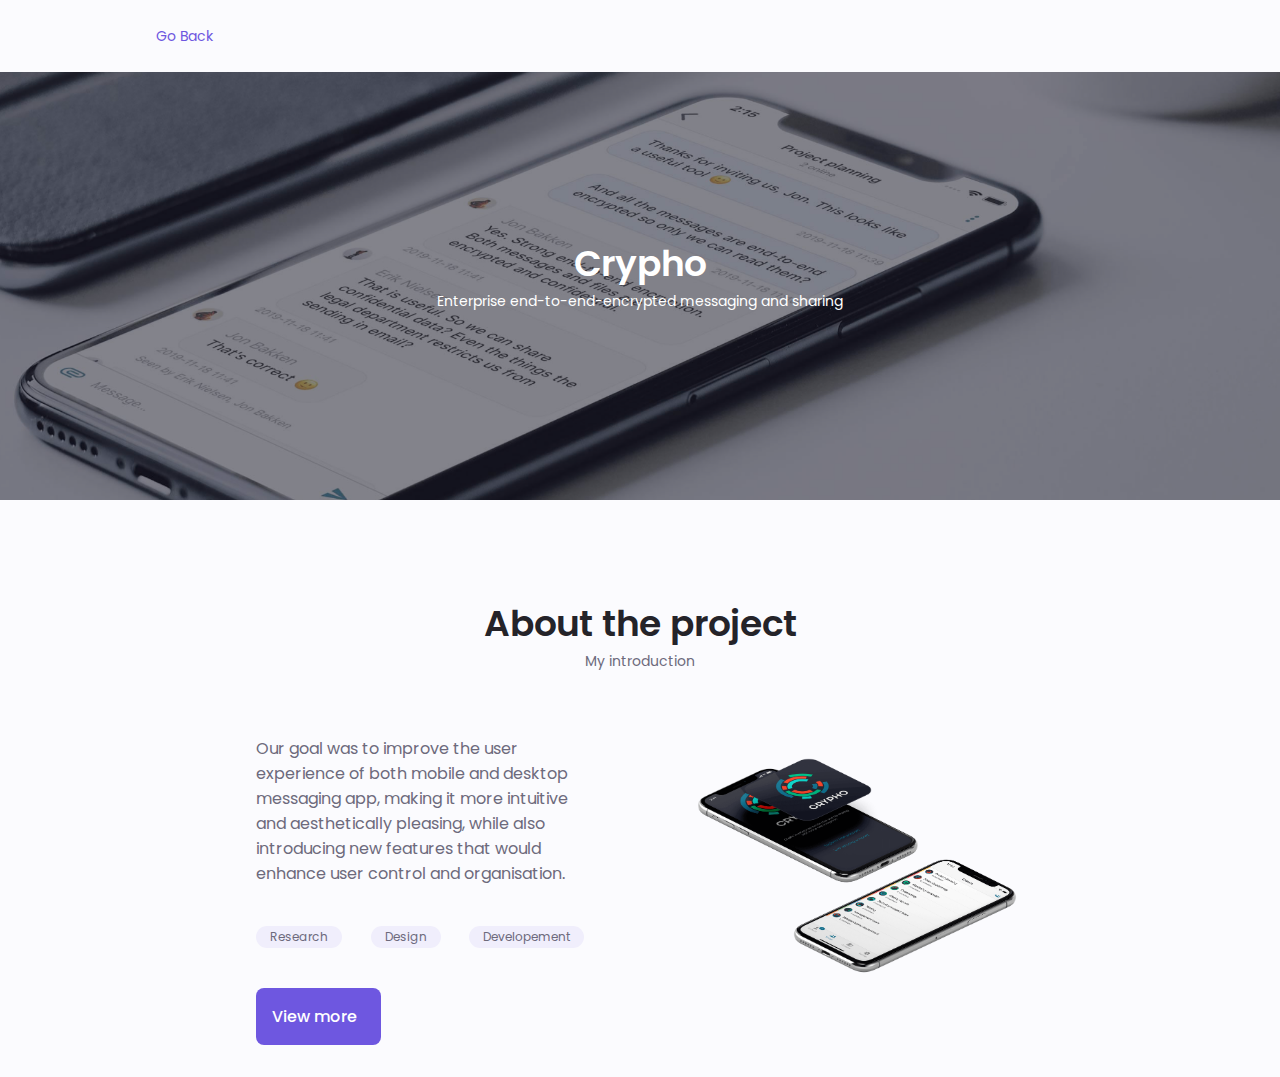
<file: portfolio.html>
<!DOCTYPE html>
<html lang="en">
    <head>
        <meta charset="UTF=8">
        <meta name="viewport" content="width=device-width, initial-scale=1.0">
        <link href='https://css.gg/css' rel='stylesheet'>
        <link rel="stylesheet" href="https://unicons.iconscout.com/release/v4.0.0/css/line.css">
        <link rel='stylesheet' href='assets/css/swiper-bundle.min.css' >
        <link rel='stylesheet' href='assets/css/styles.css' >
        <title>Portfolio</title>
    </head>
    <body>
        <header class="header" id="header">
            <nav class="nav back container">
                <a href="index.html"><i class="uil uil-arrow-left"></i>Go Back</a>

                <div class="nav__btns">
                    <i class="uil uil-moon change-theme" id="theme-button"></i>
                    <div class="nav__toggle" id="nav-toggle">
                        <i class="uil uil-apps"></i>
                    </div>
                </div>
            </nav>
        </header>
        <main class="main">

            <section class="crypho section">
                <h2 class="section__title">Crypho</h2>
                <span class="section__subtitle">Enterprise end-to-end-encrypted messaging and sharing</span>

               
            </section>
            

            <section class="about section" id="about">
                <h2 class="section__title">About the project</h2>
                <span class="section__subtitle">My introduction</span>
                <div class="about__container container grid">
                    
                    <div class="about__data">
                        <p class="about__description">
                            Our goal was to improve the user experience of both mobile and desktop
                            messaging app, making it more intuitive and aesthetically pleasing, while also
                            introducing new features that would enhance user control and organisation.                        
                            <div class="about__info">
                                <div class="tag">Research</div>
                                <div class="tag">Design</div>
                                <div class="tag">Developement</div>
                        </div>
                      

                        
                       <div class="about__buttons">
                            <a download="" target=”_blank” href="https://drive.google.com/file/d/1BtxVnoRE2iesC5eIZQAuioYwDXXgIPNS/view" class="button button--flex">
                               View more <i class="uil uil-arrow-up-right button__icon"></i> 
                            </a>
                        </div> 
                    </div>
                    <img src="assets/img/iphoneX.png" alt="" class="about__img">
                </div>
            </section>

            <!-- <div class="project__bg">
                <div class="project__container container grid">
                    <div class="project__data">
                        <h2 class="project__title">You have a new project</h2>
                        <p class="project__description">Contact me and get 30% discount on your new project</p>
                        
                    </div>
                    <img src="assets/img/crypho-team.png" alt="" class="project__img">
            
            </div>
            <section class="project section">
               
            </section> -->

            <!-- <section class="testimonial section">
                <h2 class="section__title">Testimonial</h2>
                <span class="section__subtitle">My clients saying</span>

                <div class="testimonial__container container swiper">
                    <div class="swiper-wrapper">
                        <div class="testimonial__content swiper-slide">
                            <div class="testimonial__data">
                                <div class="testimonial__header">
                                    <img src="assets/img/blob.svg" alt="" class="testimonial__img">
                                    <div>
                                        <h3 class="testimonial__name">Sara Smith</h3>
                                        <span class="testimonial__client">Client</span>
                                    </div>
                                </div>
                                <div>
                                    <i class="uil uil-star testimonial__icon-star"></i>
                                    <i class="uil uil-star testimonial__icon-star"></i>
                                    <i class="uil uil-star testimonial__icon-star"></i>
                                    <i class="uil uil-star testimonial__icon-star"></i>
                                    <i class="uil uil-star testimonial__icon-star"></i>
                                </div>
                            </div>
                            <p class="testimonial__description">
                                Absolutely amazing. this is very great...amazing design. this is very great...amazing design. this is very great...amazing design
                            </p>
                        </div>
                        <div class="testimonial__content swiper-slide">
                            <div class="testimonial__data">
                                <div class="testimonial__header">
                                    <img src="assets/img/blob.svg" alt="" class="testimonial__img">
                                    <div>
                                        <h3 class="testimonial__name">Sara Smith</h3>
                                        <span class="testimonial__client">Client</span>
                                    </div>
                                </div>
                                <div>
                                    <i class="uil uil-star testimonial__icon-star"></i>
                                    <i class="uil uil-star testimonial__icon-star"></i>
                                    <i class="uil uil-star testimonial__icon-star"></i>
                                    <i class="uil uil-star testimonial__icon-star"></i>
                                    <i class="uil uil-star testimonial__icon-star"></i>
                                </div>
                            </div>
                            <p class="testimonial__description">
                                Absolutely amazing. this is very great...amazing design. this is very great...amazing design. this is very great...amazing design
                            </p>
                        </div>
                        <div class="testimonial__content swiper-slide">
                            <div class="testimonial__data">
                                <div class="testimonial__header">
                                    <img src="assets/img/blob.svg" alt="" class="testimonial__img">
                                    <div>
                                        <h3 class="testimonial__name">Sara Smith</h3>
                                        <span class="testimonial__client">Client</span>
                                    </div>
                                </div>
                                <div>
                                    <i class="uil uil-star testimonial__icon-star"></i>
                                    <i class="uil uil-star testimonial__icon-star"></i>
                                    <i class="uil uil-star testimonial__icon-star"></i>
                                    <i class="uil uil-star testimonial__icon-star"></i>
                                    <i class="uil uil-star testimonial__icon-star"></i>
                                </div>
                            </div>
                            <p class="testimonial__description">
                                Absolutely amazing. this is very great...amazing design. this is very great...amazing design. this is very great...amazing design
                            </p>
                        </div>
                    </div>
                    <div class="swiper-pagination swiper-pagination-testimonial"></div>
                </div>
            </section>  -->


          

        </main>

        <!-- <footer class="footer">
            <div class="footer__bg">
                <div class="footer__container container grid">
                    <div>
                        <h1 class="footer__title">Kristina</h1>
                        <span class="footer__subtitle">UX | UI | Product</span>
                    </div>
                    <ul class="footer__links">
                        <li>
                            <a href="#about" class="footer__link">About</a>
                        </li>
                        <li>
                            <a href="#skills" class="footer__link">Skills</a>
                        </li>
                        <li>
                            <a href="#portfolio" class="footer__link">Portfolio</a>
                        </li>
                       
                    </ul>

                    <div class="footer__socials">
                        <a href="https://www.behance.net/kristinakrivosija" target="_blank" class="footer__social">
                            <i class="uil uil-behance"></i>
                        </a>
                        <a href="https://twitter.com/KKrivosija" target="_blank" class="footer__social">
                            <i class="uil uil-twitter-alt"></i>
                        </a>
                    </div>
                </div>
                <p class="footer__copy">&#169; Kristina. All rights reserved.</p>
            </div>
        </footer> -->

        <a href="#" class="scrollup" id="scroll-up">
            <i class="uil uil-arrow-up scrollup__icon"></i>
        </a>

        <script src="assets/js/swiper-bundle.min.js"></script>
        <script src="assets/js/main.js"></script>
    </body>
</html>
</file>
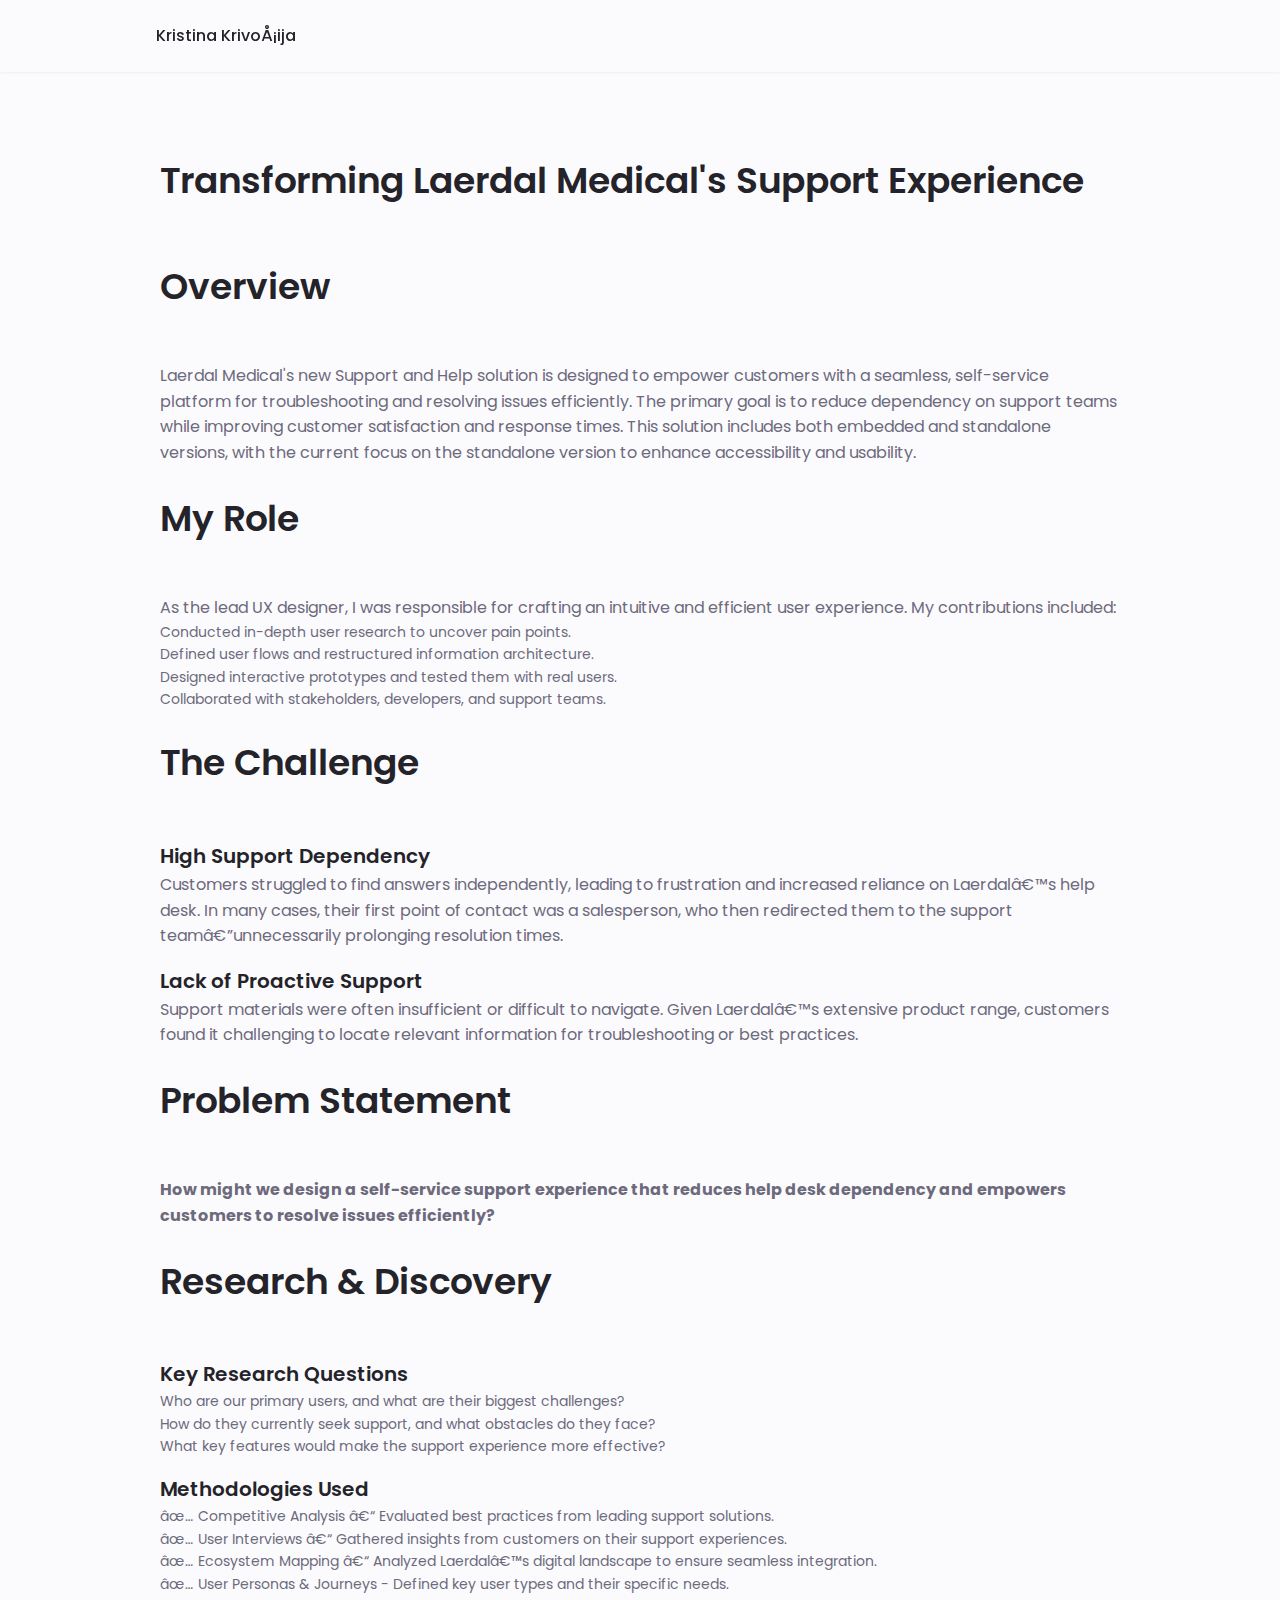
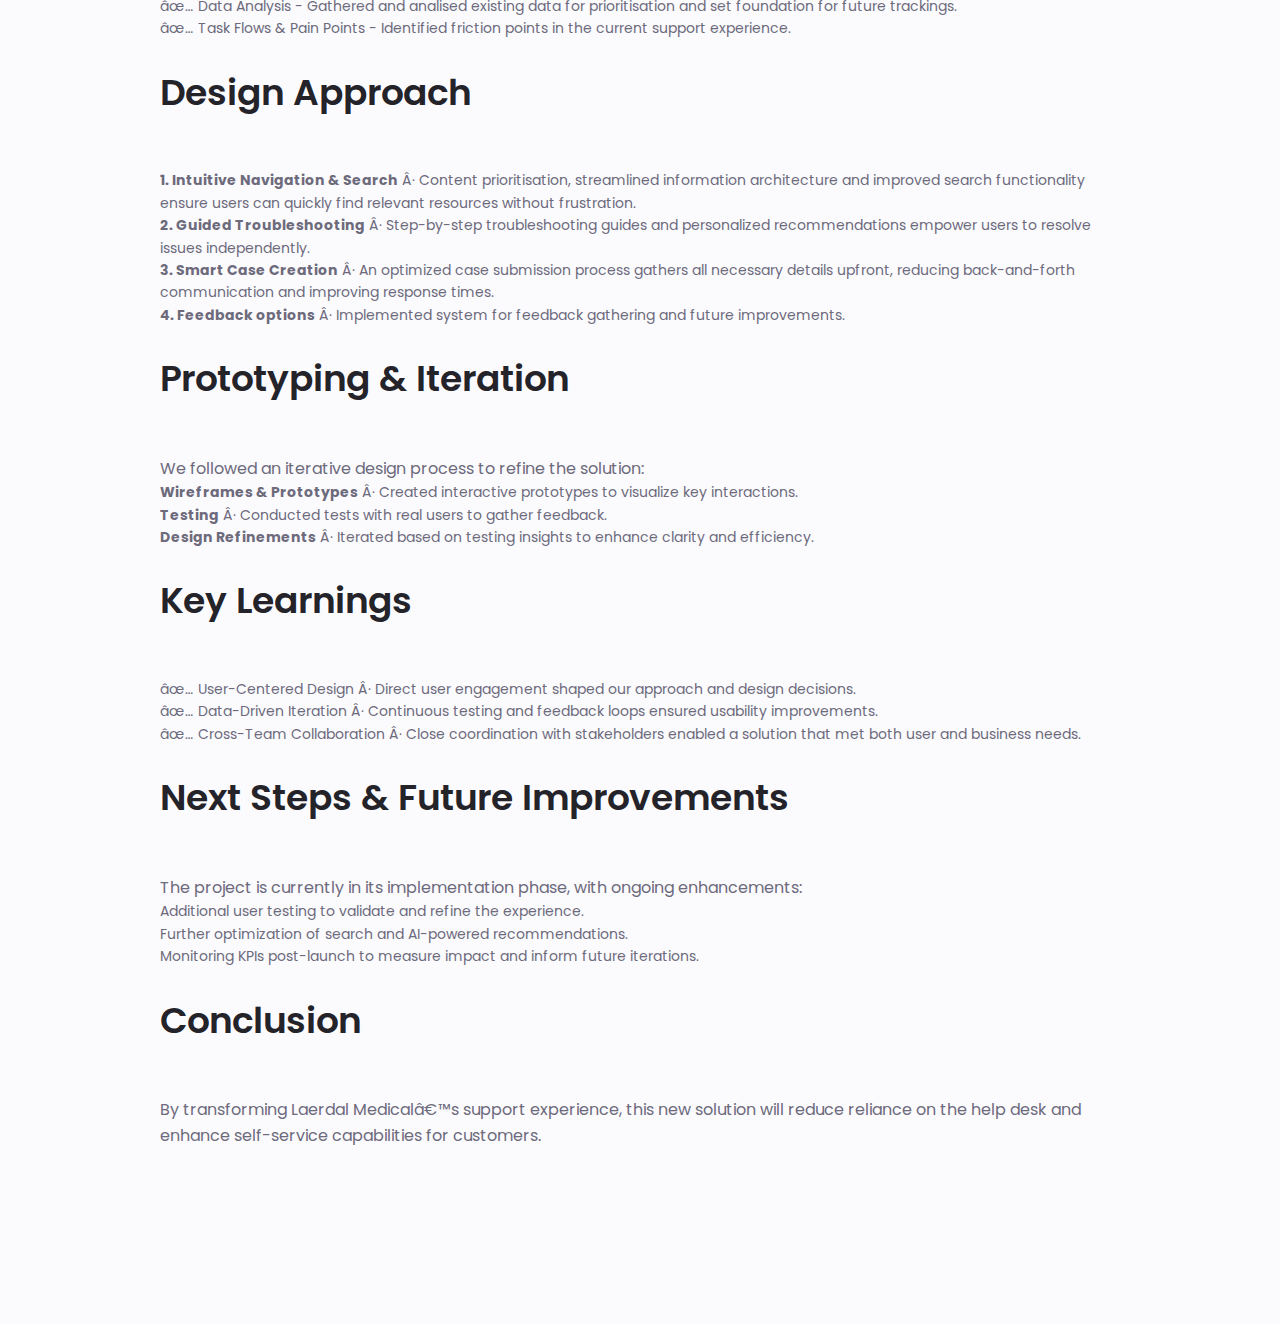
<file: support-cs.html>
<!DOCTYPE html>
<html lang="en">
    <head>
        <meta charset="UTF=8">
        <meta name="viewport" content="width=device-width, initial-scale=1.0">
        <link href='https://css.gg/css' rel='stylesheet'>
        <link rel="stylesheet" href="https://unicons.iconscout.com/release/v4.0.0/css/line.css">
        <link rel='stylesheet' href='assets/css/swiper-bundle.min.css' >
        <link rel='stylesheet' href='assets/css/cs-styles.css' >
        <link rel='stylesheet' href='assets/css/styles.css' >
        <title>Laerdal Support Case Study</title>
    </head>
    <body>
        <header class="header" id="header">
            <nav class="nav container">
                <a href="index.html" class="nav__logo"> 
                    <!-- <i href="index.html" class="uil-arrow-left" id="theme-button"></i> -->
                    Kristina Krivošija
                </a>
                <div class="nav__btns">
                    <a href="index.html"><i class="uil uil-multiply" id="theme-button"></i></a>
                </div>
            </nav>
        </header>
       
        <div class="case-study">
          
    
            <h2>Transforming Laerdal Medical's Support Experience</h2>
    
            <section class="overview">
                <h2>Overview</h2>
                <p>Laerdal Medical's new Support and Help solution is designed to empower customers with a seamless, self-service platform for troubleshooting and resolving issues efficiently. The primary goal is to reduce dependency on support teams while improving customer satisfaction and response times. This solution includes both embedded and standalone versions, with the current focus on the standalone version to enhance accessibility and usability.</p>
            </section>
    
            <section class="role">
                <h2>My Role</h2>
                <p>
                    As the lead UX designer, I was responsible for crafting an intuitive and efficient user experience. My contributions included:
                </p>
                <ul>
                    <li>Conducted in-depth user research to uncover pain points.</li>
                    <li>Defined user flows and restructured information architecture.</li>
                    <li>Designed interactive prototypes and tested them with real users.</li>
                    <li>Collaborated with stakeholders, developers, and support teams.</li>
                </ul>
            </section>
    
            <section class="challenge">
                <h2>The Challenge</h2>
                <h3>High Support Dependency</h3>
                <p>Customers struggled to find answers independently, leading to frustration and increased reliance on Laerdal’s help desk. In many cases, their first point of contact was a salesperson, who then redirected them to the support team—unnecessarily prolonging resolution times.</p>
                
                <h3>Lack of Proactive Support</h3>
                <p>Support materials were often insufficient or difficult to navigate. Given Laerdal’s extensive product range, customers found it challenging to locate relevant information for troubleshooting or best practices.</p>
            </section>
    
            <section class="problem">
                <h2>Problem Statement</h2>
                <p><strong>How might we design a self-service support experience that reduces help desk dependency and empowers customers to resolve issues efficiently?</strong></p>
            </section>
    
            <section class="research">
                <h2>Research & Discovery</h2>
                <h3>Key Research Questions</h3>
                <ul>
                    <li>Who are our primary users, and what are their biggest challenges?</li>
                    <li>How do they currently seek support, and what obstacles do they face?</li>
                    <li>What key features would make the support experience more effective?</li>
                </ul>
    
                <h3>Methodologies Used</h3>
                <ul>
                    <li>✅ Competitive Analysis – Evaluated best practices from leading support solutions.</li>
                    <li>✅ User Interviews – Gathered insights from customers on their support experiences.</li>
                    <li>✅ Ecosystem Mapping – Analyzed Laerdal’s digital landscape to ensure seamless integration.</li>
                    <li>✅ User Personas & Journeys - Defined key user types and their specific needs.</li>
                    <li>✅ Data Analysis - Gathered and analised existing data for prioritisation and set foundation for future trackings.</li>
                    <li>✅ Task Flows & Pain Points - Identified friction points in the current support experience.</li>
                </ul>
            </section>
    
            <section class="design">
                <h2>Design Approach</h2>
                <ul>
                    <li><strong>1. Intuitive Navigation & Search</strong> · Content prioritisation, streamlined information architecture and improved search functionality ensure users can quickly find relevant resources without frustration.</li>
                    <li><strong>2. Guided Troubleshooting</strong> · Step-by-step troubleshooting guides and personalized recommendations empower users to resolve issues independently.</li>
                    <li><strong>3. Smart Case Creation</strong> · An optimized case submission process gathers all necessary details upfront, reducing back-and-forth communication and improving response times.</li>
                    <li><strong>4. Feedback options</strong> · Implemented system for feedback gathering and future improvements.</li>
                </ul>
            </section>
    
            <section class="prototyping">
                <h2>Prototyping & Iteration</h2>
                <p>We followed an iterative design process to refine the solution:</p>
                <ul>
                    <li><strong>Wireframes & Prototypes</strong> · Created interactive prototypes to visualize key interactions.</li>
                    <li><strong>Testing</strong>  · Conducted tests with real users to gather feedback.</li>
                    <li><strong>Design Refinements</strong>  · Iterated based on testing insights to enhance clarity and efficiency.</li>
                </ul>
            </section>
    
            <section class="learnings">
                <h2>Key Learnings</h2>
                <ul>
                    <li>✅ User-Centered Design · Direct user engagement shaped our approach and design decisions.</li>
                    <li>✅ Data-Driven Iteration · Continuous testing and feedback loops ensured usability improvements.</li>
                    <li>✅ Cross-Team Collaboration · Close coordination with stakeholders enabled a solution that met both user and business needs.</li>
                </ul>
            </section>
    
            <section class="next-steps">
                <h2>Next Steps & Future Improvements</h2>
                <p>The project is currently in its implementation phase, with ongoing enhancements:</p>
                <ul>
                    <li>Additional user testing to validate and refine the experience.</li>
                    <li>Further optimization of search and AI-powered recommendations.</li>
                    <li>Monitoring KPIs post-launch to measure impact and inform future iterations.</li>
                </ul>
            </section>
    
            <section class="conclusion">
                <h2>Conclusion</h2>
                <p>By transforming Laerdal Medical’s support experience, this new solution will reduce reliance on the help desk and enhance self-service capabilities for customers.</p>
            </section>
        </div>
    </body>
</html>
</file>
<file: assets/css/styles.css>
@import url('https://fonts.googleapis.com/css2?family=Poppins:wght@400;500;600&display=swap');

:root {
    --header-height: 3rem;

    --hue-color: 250;

    --first-color: hsl(var(--hue-color), 69%, 61%);
    --first-color-second: hsl(var(--hue-color), 69%, 61%);
    --first-color-alt: hsl(var(--hue-color), 57%, 53%) ;
    --first-color-lighter: hsl(var(--hue-color), 92%, 85%);
    --title-color: hsl(var(--hue-color), 8%, 15%);
    --text-color: hsl(var(--hue-color), 8%, 45%);
    --text-color-light: hsl(var(--hue-color), 8%, 65%);
    --input-color: hsl(var(--hue-color), 70%, 96%);
    --body-color: hsl(var(--hue-color), 60%, 99%);
    --container-color: #fff;
    --portfolio-color: hsl(250deg 100% 97.78%);
    --scroll-bar-color: hsl(var(--hue-color), 12%, 90%);
    --scroll-thumb-color: hsl(var(--hue-color), 12%, 80%);

    

    --body-font:'Poppins', sans-serif;

    --big-font-size: 2rem;
    --h1-font-size: 1.5rem;
    --h2-font-size: 1.25rem;
    --h3-font-size: 1.125rem;
    --normal-font-size: 0.938rem;
    --small-font-size: 0.812rem;
    --smaller-font-size: 0.76rem;

    --font-medium: 500;
    --font-semi-bold: 600;

    --mb-0-25: 0.25rem;
    --mb-0-5: 0.5rem;
    --mb-0-75: 0.75rem;
    --mb-1: 1rem;
    --mb-1-5: 1.5rem;
    --mb-2: 2rem;
    --mb-2-5: 2.5rem;
    --mb-3: 3rem;

    --z-tooltip: 10;
    --z-fixed: 100;
    --z-modal: 1000;

}

@media screen and (min-width:968px) {
    :root{
    --big-font-size: 3rem;
    --h1-font-size: 2.25rem;
    --h2-font-size: 1.5rem;
    --h3-font-size: 1.25rem;
    --normal-font-size: 1rem;
    --small-font-size: 0.875rem;
    --smaller-font-size: 0.812rem;
    }
}

body.dark-theme {
    --first-color-second: hsl(var(--hue-color), 30%, 8%);
    --title-color: hsl(0deg 0% 85.88%);
    --text-color: hsl(250deg 1.55% 89.14%);
    --input-color: hsl(var(--hue-color), 29%, 66%);
    --body-color: hsl(var(--hue-color), 28%, 12%);
    --container-color: hsl(var(--hue-color), 29%, 16%);
    --portfolio-color: hsl(var(--hue-color), 30%, 8%);
    --scroll-bar-color: hsl(var(--hue-color), 12%, 48%);
    --scroll-thumb-color: hsl(var(--hue-color), 12%, 36%);
}

.nav__btns {
    display: flex;
    align-items: center;
}

.site-language {
    padding: 0 16px;
    font-size: 12px;
    line-height: 22px;
    border-radius: 25px;
    background-color: var(--input-color);
}

.change-theme {
    font-size: 1.25rem;
    color: var(--title-color);
    margin-right: var(--mb-1);
    cursor: pointer;
}

.change-theme:hover {
    color: var(--first-color);
}

* { 
    box-sizing: border-box;
    padding: 0;
    margin: 0;
}

html {
    scroll-behavior: smooth;
}

body {
    margin: 0 0 var(--header-height) 0;
    font-family: var(--body-font);
    font-size: var(--normal-font-size);
    background-color: var(--body-color);
    color: var(--text-color);
}

h1,h2,h3,h4 {
    color: var(--title-color);
    font-weight: var(--font-semi-bold);
}

ul {
    list-style: none;
}

a {
    text-decoration: none;
}

img {
    max-width: 100%;
    height: auto;
}

.section {
    padding: 2rem 0 4rem;
}

.section__title {
    font-size: var(--h1-font-size);
}

.section__subtitle {
    display: block;
    font-size: var(--small-font-size);
    margin-bottom: var(--mb-3);
}

.section__title,
.section__subtitle {
    text-align: center;
}

.portfolio .section__subtitle, .back.container a{
    color: var(--first-color);
    font-size: var(--small-font-size);
}
.container {
    max-width: 768px;
    margin-left: var(--mb-1-5);
    margin-right: var(--mb-1-5);
}

.grid {
    display: grid;
    gap: 1.5rem;
}

.header {
    width: 100%;
    position: fixed;
    bottom: 0;
    left: 0;
    z-index: var(--z-fixed);
    background-color: var(--body-color);
}

.nav{
    max-width: 968px;
    height: var(--header-height);
    display: flex;
    justify-content: space-between;
    align-items: center;
}

.nav__logo,
.nav__toggle {
    color: var(--title-color);
    font-weight: var(--font-medium);
}

.nav__logo:hover {
    color: var(--first-color);
}

.nav__toggle {
    font-size: 1.1rem;
    cursor: pointer;
}

.nav__toggle:hover {
    color: var(--first-color);
}

.tag {
    display: inline-block;
    padding: 0 14px;
    height: 22px;
    font-size: 12px;
    line-height: 22px;
    border-radius: 25px;
    background-color: var(--input-color);
    color: var(--text-color);
    margin-right: 16px;
  }

@media screen and (max-width: 767px) {
    .nav__menu {
        position: fixed;
        bottom: -100%;
        left: 0;
        width: 100%;
        background-color: var(--body-color);
        padding: 2rem 1.5rem 4rem;
        box-shadow: 0 -1px 4px rgba(0,0,0,0.15);
        border-radius: 1.5rem 1.5rem 0 0;
        transition: 0.3s;
    }
}

.nav__list {
    grid-template-columns: repeat(3,1fr);
    gap: 2rem;
}

.nav__link {
    display: flex;
    flex-direction: column;
    align-items: center;
    font-size: var(--small-font-size);
    color: var(--title-color);
    font-weight: var(--font-medium);
}

.nav__link:hover {
    color: var(--first-color);
}

.nav__icon {
    font-size: 1.2rem;
}

.nav__close {
    position: absolute;
    right: 1.3rem;
    bottom: 0.5rem;
    font-size: 1.5rem;
    cursor: pointer;
    color: var(--first-color);
}

.nav__close:hover {
    color: var(--first-color-alt);
}

.show-menu {
    bottom: 0;
}

.active-link {
    color: var(--first-color);
}

.scroll-header{
    box-shadow: 0 -1px 4px rgba(0,0,0,0.15);
}

.home__container {
    gap: 1rem;
}

.home__content {
    grid-template-columns: .5fr 3fr;
    padding-top: 3.5rem;
    align-items: center;
}

.home__social {
    display: grid;
    grid-template-columns: max-content;
    row-gap: 1rem;
}

.home__social-icon {
    font-size: 1.25rem;
    color: var(--first-color);
}

.home__social-icon:hover {
    color: var(--first-color-alt);
}

.home__blob {
    width: 200px;
    fill: var(--first-color);
}

.home__blob-img {
    width: 250px;
}

.home__data {
    grid-column: 1/3;
}

.home__title {
    font-size: var(--big-font-size);
}

.home__subtitle {
    font-size: var(--h3-font-size);
    color: var(--first-color);
    font-weight: var(--font-medium);
    margin-bottom: var(--mb-0-75);
}

.home__description {
    margin-bottom: var(--mb-2);
}

.home__scroll {
    display: none;
}

.home__scroll-button {
    color: var(--first-color);
    transition: 0.3s;
}

.home__scroll-button:hover {
    transform: translateY(0.25rem);
}

.home__scroll-mouse {
    font-size: 2rem;
}

.home__scroll-name {
    font-size: var(--small-font-size);
    color: var(--title-color);
    font-weight: var(--font-medium);
    margin-right: var(--mb-0-25);
}

.home__scroll-arrow {
    font-size: 1.25rem;
}

.button {
    display: inline-block;
    background-color: var(--first-color);
    color: #fff;
    padding: 1rem;
    border-radius: 0.5rem;
    font-weight: var(--font-medium);
}

.button:hover {
    background-color: var(--first-color-alt);
}

.button__icon {
    font-size: 1.25rem;
    margin-left: var(--mb-0-5);
    transition: 0.3s;
}

.button--white {
    background-color: #fff;
    color: var(--first-color);
}

.button--white:hover {
    background-color: #fff;
}

.button--flex {
    display: inline-flex;
    align-items: center;
}

.button--small {
    padding: 0.75rem 1rem;
}

.button--link {
    padding: 0;
    background-color: transparent;
    color: var(--first-color);
}

.button--link:hover {
    background-color: transparent;
    color: var(--first-color-alt);
}

.about__img {
    width: 200px;
    border-radius: 0.5rem;
    justify-self: center;
}

.about__description {
    text-align: center;
    margin-bottom: var(--mb-2-5);
}

.about__info {
    display: flex;
    justify-content: space-evenly;
    margin-bottom: var(--mb-2-5);
}

.about__info-title {
    font-size: var(--h2-font-size);
    font-weight: var(--font-semi-bold);
    color: var(--title-color);
}

.about__info-name {
    font-size: var(--smaller-font-size);
}

.about__info-title,
.about__info-name {
    display: block;
    text-align: center;
}

.about__buttons {
    display: flex;
    justify-content: center;
}

.skills__container {
    gap: 1.5rem;
    grid-template-columns: repeat(2,1fr);
}

.skills__header {
    display: flex;
    align-items: center;
    margin-bottom: var(--mb-2-5);
    cursor: pointer;
}

.skills__icon,
.skills__arrow {
    font-size: 2rem;
    color: var(--first-color);
}

.skills__icon {
    margin-right: var(--mb-0-75);
}

.skills__title {
    font-size: var(--h3-font-size);
}

.skills__subtitle {
    font-size: var(--small-font-size);
    color: var(--text-color-light);
}

.skills__arrow {
    margin-left: auto;
    transition: 0.4s;
}

.skills__list {
   row-gap: 1.5rem;
   padding-left: 2.7rem;
}

.skills__titles {
    display: flex;
    justify-content: space-between;
    margin-bottom: var(--mb-0-5);
}

.skills__name {
    font-size: var(--normal-font-size);
    font-weight: var(--font-medium);
}

.skills__bar,
.skills__percentage {
    height: 5px;
    border-radius: 0.25rem;
}

.skills__bar {
    background-color: var(--first-color-lighter);
}

.skills__percentage {
    display: block;
    background-color: var(--first-color);
}

/* dopuni */
.skills__php {
    width: 90%;
}

.skills__html {
    width: 90%;
}

.skills__html {
    width: 90%;
}
/* dopuni */

.skills__close .skills__list {
    height: 0;
    overflow: hidden;
}

.skills__open .skills__list {
    height: max-content;
    margin-bottom: var(--mb-2-5);
}

.skills__open .skills__arrow {
    transform: rotate(-180deg);
}

.qualification__tabs {
    display: flex;
    justify-content: space-evenly;
    margin-bottom: var(--mb-2);
}

.qualification__button {
    font-size: var(--h3-font-size);
    font-weight: var(--font-medium);
    cursor: pointer;
}

.qualification__button:hover {
    color: var(--first-color);
}

.qualification__icon {
    font-size: 1.8rem;
    margin-right: var(--mb-0-25);
}

 .qualification__data {
    display: grid;
    grid-template-columns: 1fr max-content 1fr;
    column-gap: 1.5rem;
} 

.qualification__title {
    font-size: var(--normal-font-size);
    font-weight: var(--font-medium);
}

.qualification__subtitle {
    display: inline-block;
    font-size: var(--small-font-size);
    margin-bottom: var(--mb-1);
}

.qualification__calendar {
    font-size: var(--smaller-font-size);
    color: var(--text-color-light);
}

.qualification__rounder {
    display: inline-block;
    width: 13px;
    height: 13px;
    background-color: var(--first-color);
    border-radius: 50%;
}

.qualification__line {
    display: block;
    width: 1px;
    height: 100%;
    background-color: var(--first-color);
    transform: translate(6px, -7px);
}

.qualification [data-content] {
    display: none;
}

.qualification__active[data-content] {
    display: block;
}

.qualification__button.qualification__active {
    color: var(--first-color);
}

.services__container {
    gap: 1.5rem;
    grid-template-columns: repeat(2,1fr);
}

.services__content {
    position: relative;
    background-color: var(--container-color);
    padding: 3.5rem 0.5rem 1.25rem 1.5rem;
    border-radius: 0.25rem;
    box-shadow: 0 2px 4px rgba(0,0,0,0.15);
    transition: 0.3s;
}

.services__content:hover {
    box-shadow: 0 4px 8px rgba(0,0,0,0.15);
}

.services__icon {
    display: block;
    font-size: 1.5rem;
    color: var(--first-color);
    margin-bottom: var(--mb-1);
}

.services__title {
    font-size: var(--h3-font-size);
    margin-bottom: var(--mb-1);
    font-weight: var(--font-medium);
}

.services__button {
    cursor: pointer;
    font-size: var(--small-font-size);
}

.services__button:hover .button__icon{
transform: translateX(0.25rem);
}

.services__modal {
    position: fixed;
    top: 0;
    left: 0;
    right: 0;
    bottom: 0;
    background-color: rgba(0,0,0,0.5);
    display: flex;
    align-items: center;
    justify-content: center;
    padding: 0 1rem;
    z-index: var(--z-modal);
    opacity: 0;
    visibility: hidden;
    transition: 0.3s;
}

.services__modal-content {
    position: relative;
    background-color: var(--container-color);
    padding: 1.5rem;
    border-radius: 0.5rem;
}

.services__modal-services {
    row-gap: 1rem;
}


.services__modal-service {
    display: flex;
}

.services__modal-title {
    font-size: var(--h3-font-size);
    font-weight: var(--font-medium);
    margin-bottom: var(--mb-1-5);
}

.services__modal-close {
    position: absolute;
    top: 1rem;
    right: 1rem;
    font-size: 1.5rem;
    color: var(--first-color);
    cursor: pointer;
}

.services__modal-icon {
    color: var(--first-color);
    margin-right: var(--mb-0-25);
}

.active-modal {
    opacity: 1;
    visibility: visible;
}

.portfolio.section {
    padding: 6rem 2rem;
    background-color: var(--portfolio-color);
    
}

.portfolio__container {
    overflow: initial;
}

.portfolio__content {
    padding: 0 1.5rem;
}

.portfolio__content a {
    padding: 0.5rem;
}

.portfolio__img {
    width: 285px;
    border-radius: 0.5rem; 
    justify-self: center;
    transition: 0.2s;
}

.portfolio__img:hover {
    transform: scale(1.05);    
}

.portfolio__title {
    font-size: var(--h3-font-size);
    margin-bottom: var(--mb-0-5);
}

.portfolio__description {
    margin-bottom: var(--mb-0-75);
}

.portfolio__button:hover .button__icon {
    transform: translateX(0.25rem);
}

.swiper-button-prev::after,
.swiper-button-next::after {
    content: '';
}

.swiper-portfolio-icon {
    font-size: 2rem;
    color: var(--first-color);
}

.swiper-button-prev {
    left: -0.5rem;
}

.swiper-button-next {
    right: -0.5rem;
}

.swiper-horizontal > .swiper-pagination-bullets {
    bottom: -2.5rem;
}


.swiper-pagination-bullet, .swiper-pagination-bullet-active {
    background-color: var(--first-color);
}

.swiper-button-prev,
.swiper-button-next,
.swiper-pagination-bullet {
    outline: none;
}


.project {
    text-align: center;
}

.project__bg {
    background-color: var(--first-color-second);
    padding-top: 3rem;
}

.project__title {
    font-size: var(--h2-font-size);
    margin-bottom: var(--mb-0-75);
}

.project__description {
    margin-bottom: var(--mb-1-5);
}

.project__title,
.project__description {
    color: #fff;
}

.project__img {
    width: 232px;
    justify-self: center;
}

.testimonial__data,
.testimonial__header {
    display: flex;
}

.testimonial__data {
    justify-content: space-between;
    margin-bottom: var(--mb-1);
}

.testimonial__img {
    width: 60px;
    height: 60px;
    border-radius: 50%;
    margin-right: var(--mb-0-75);
}

.testimonial__name {
    font-size: var(--h3-font-size);
    font-weight: var(--font-medium);
}

.testimonial__client {
    font-size: var(--small-font-size);
    color: var(--text-color-light);
}

.testimonial__description {
    margin-bottom: var(--mb-2-5);
}

.testimonial__icon-star {
    color: var(--first-color);
}

.swiper .swiper-pagination-testimonial {
    bottom: 0;
}


.contact__container {
    row-gap: 3rem;
}

.contact__information {
    display: flex;
    margin-bottom: var(--mb-2);
}

.contact__icon {
    font-size: 2rem;
    color: var(--first-color);
    margin-right: var(--mb-0-75);
}

.contact__title {
    font-size: var(--h3-font-size);
    font-weight: var(--font-medium);
}

.contact__subtitle {
    font-size: var(--small-font-size);
    color: var(--text-color-light);
}

.contact__content {
    background-color: var(--input-color);
    border-radius: 0.5rem;
    padding: 0.75rem 1rem 0.25rem;
}

.contact__label {
    font-size: var(--smaller-font-size);
    color: var(--title-color);
}

.contact__input {
    width: 100%;
    background-color: var(--input-color);
    color: var(--text-color);
    font-family: var(--body-font);
    font-size: var(--normal-font-size);
    border: none;
    outline: none;
    padding: 0.25rem 0.5rem 0.5rem 0;
}

.footer {
    padding-top: 2rem;
}

.footer__container {
    row-gap: 3.5rem;
}

.footer__bg {
    background-color: var(--first-color-second);
    padding: 2rem 0 3rem;
}

.footer__title {
    font-size: var(--h1-font-size);
    margin-bottom: var(--mb-0-25);
}

.footer__subtitle {
    font-size: var(--small-font-size);
}

.footer__links {
    display: flex;
    flex-direction: column;
    row-gap: 1.5rem;
}

.footer__link:hover {
    color: var(--first-color-lighter);
}

.footer__social {
    font-size: 1.25rem;
    margin-right: var(--mb-1-5);
}

.footer__social:hover {
    color: var(--first-color-lighter);
}

.footer__copy {
    font-size: var(--smaller-font-size);
    text-align: center;
    color: var(--text-color-light);
    margin-top: var(--mb-3);
}

.footer__title,
.footer__subtitle,
.footer__link,
.footer__social {
    color: #fff;
}

.scrollup {
    position: fixed;
    right: 1rem;
    bottom: -20%;
    background-color: var(--first-color);
    opacity: 0.8;
    padding: 0 0.3rem;
    border-radius: 0.4rem;
    z-index: var(--z-tooltip);
    transition: 0.4s;
}

.scrollup:hover {
    background-color: var(--first-color-alt);
}

.scrollup__icon {
    font-size: 1.5rem;
    color: #fff;
}

.show-scroll {
    bottom: 5rem;
}

::-webkit-scrollbar {
    width: 0.6rem;
    background-color: var(--scroll-bar-color);
    border-radius: 0.5rem;
}

::-webkit-scrollbar-thumb {
    background-color: var(--scroll-thumb-color);
    border-radius: 0.5rem;
}

::-webkit-scrollbar-thumb:hover {
    background-color: var(--text-color-light);
} 


@media screen and (max-width: 350px) {
    .container {
        margin-left: var(--mb-1);
        margin-right: var(--mb-1);
    }

    .nav__menu {
        padding: 2rem 0.25rem 4rem;
    }

    .nav__list {
        column-gap: 0;
    }

    .home__content {
        grid-template-columns: 0.25fr 3fr;
    }

    .home__blob {
        width: 180px;
    }

    .skills__title {
        font-size: var(--normal-font-size);
    }

    .qualification__data {
        gap: 0.5rem
    }

    .services__container {
        grid-template-columns: max-content;
        justify-content: center;
    }

    .services__content {
        padding-right: 3.5rem;
    }

    .services__modal {
        padding: 0 0.5rem;
    }

    .project__img {
        width: 200px;
    }

    .testimonial__data,
    .testimonial__header {
        flex-direction: column;
        align-items: center;
    }

    .testimonial__img {
        margin-right: 0;
        margin-bottom: var(--mb-0-25);
    }

    .testimonial__data,
    .testimonial__description {
        text-align: center;
    }
}


@media screen and (min-width: 568px) {
    .home__content {
        grid-template-columns: max-content 1fr 1fr ;
    }

    .home__data {
        grid-column: initial;
    }

    .home__blob {
        order: 1;
        justify-self: center;
    }

    .about__container,
    .skills__container,
    .portfolio__content,
    .project__container,
    .contact__container,
    .footer__container {
        grid-template-columns: repeat(2, 1fr);
    }

    .qualification__section {
        display: grid;
        grid-template-columns: 0.6fr;
        justify-content: center;
    }
}


@media screen and (min-width: 768px) {
    .container {
        margin-left: auto;
        margin-right: auto;
    }

    body{
        margin: 0;
    }

    .section {
        padding: 6rem 0 2rem;
    }

    .section__subtitle {
        margin-bottom: 4rem;
    }

    .header {
        top: 0;
        bottom: initial;
    }

    .header, 
    .main,
    .footer__container {
        padding: 0 1rem;
    }

    .nav {
        height: calc(var(--header-height) + 1.5rem);
        column-gap: 1rem;
    }

    .nav__icon,
    .nav__close, 
    .nav__toggle {
        display: none;
    }

    .nav__list {
        display: flex;
        column-gap: 2rem;
    }

    .nav__menu {
        margin-left: auto;
    }

    .change-theme {
        margin: 0;
    }

    .home__container{
        row-gap: 5rem;
    }

    .home__content {
        padding-top: 5.5rem;
        column-gap: 2rem;
    }

    .home__blob {
        width: 270px;
    }

    .home__scroll {
        display: block;
    }

    .home__scroll-button {
        margin-left: 3rem;
    }

    .about__container {
        column-gap: 5rem;
    }

    .about__img {
        width: 350px;
    }

    .about__description {
        text-align: initial;
    }

    .about__info {
        justify-content: space-between;
    }

    .about__buttons {
        justify-content: initial;
    }

    .qualification__tabs {
        justify-content: center;
    }

    .qualification__button {
        margin: 0 var(--mb-1);
    }

    .qualification__sections {
        grid-template-columns: 0.5fr;
    }

    .services__container {
        grid-template-columns: repeat(2, 218px);
        justify-content: center;
    }

    .services__icon {
        font-size: 2rem;
    }

    .services__content {
        padding: 6rem 0 2rem 2.5rem;
    }

    .services__modal-content {
        width: 450px;
    }

    .portfolio__img {
        width: 500px;
    }

    .portfolio__content {
        align-items: center;
    }

    .project {
        text-align: initial;
    }

    .project__bg {
        background: none;
    }

    .project__container {
        background-color: var(--first-color-second);
        border-radius: 1rem;
        padding: 2rem 2.5rem ;
        grid-template-columns: 1fr max-content;
        column-gap: 3rem;
    }

    .project__data {
        padding-top: 0.8rem;
    }

    .footer__container {
        grid-template-columns: repeat(3, 1fr);
    }

    .footer__bg {
        padding: 3rem 0 3.5rem;
    }

    .footer__links {
        flex-direction: row;
        column-gap: 2rem;
    }

    .footer__socials {
        justify-self: flex-end;
    }

    .footer__copy {
        margin-top: 4.5rem;
    }

}


@media screen and (min-width: 1024px) {
    .header,
    .main,
    .footer__container {
        padding: 0;
    }

    .home__blob {
        width: 320px;
    }

    .home__social {
        transform: translateX(-6rem);
    }

    .services__container {
        grid-template-columns: repeat(4,220px);
    }

    .portfolio__content {
        column-gap: 5rem;
    }

    .swiper-portfolio-icon {
        font-size: 2.5rem;
    }

    .swiper-button-prev {
        left: -3.5rem;
    }

    .swiper-button-next {
        right: -3.5rem;
    }

    .swiper-horizontal > .swiper-pagination-bullets {
        bottom: -4.5rem;
    }
    .contact__form {
        width: 460px;
    }

    .contact__inputs {
        grid-template-columns: repeat(2, 1fr);
    }

}


.crypho {
        background-image: url("../img/crypho-hero.png");
        background-color: #cccccc; /* Used if the image is unavailable */
        height: 500px; /* You must set a specified height */
        background-position: center; /* Center the image */
        background-repeat: no-repeat; /* Do not repeat the image */
        background-size: cover;
}


.crypho h2.section__title, .crypho span.section__subtitle {
    color: white; 
}

.crypho h2.section__title {
    padding-top: 140px;
}
</file>
<file: assets/css/cs-styles.css>
@import url('https://fonts.googleapis.com/css2?family=Poppins:wght@400;500;600&display=swap');
/* Laerdal Support Case Study - support-cs.html */
:root {
    --header-height: 3rem;

    --hue-color: 250;

    --first-color: hsl(var(--hue-color), 69%, 61%);
    --first-color-second: hsl(var(--hue-color), 69%, 61%);
    --first-color-alt: hsl(var(--hue-color), 57%, 53%) ;
    --first-color-lighter: hsl(var(--hue-color), 92%, 85%);
    --title-color: hsl(var(--hue-color), 8%, 15%);
    --text-color: hsl(var(--hue-color) 0% 29.8%);
    --text-color-light: hsl(var(--hue-color), 8%, 65%);
    --input-color: hsl(var(--hue-color), 70%, 96%);
    --body-color: hsl(var(--hue-color), 60%, 99%);
    --container-color: #fff;
    --portfolio-color: hsl(250deg 100% 97.78%);
    --scroll-bar-color: hsl(var(--hue-color), 12%, 90%);
    --scroll-thumb-color: hsl(var(--hue-color), 12%, 80%);

    

    --body-font:'Poppins', sans-serif;
    --large-font-size: 2.2rem;
    --big-font-size: 1.28rem;
    --h1-font-size: 1.5rem;
    --h2-font-size: 1.25rem;
    --h3-font-size: 1.125rem;
    --normal-font-size: 1.125rem;;
    --small-font-size: 1rem;
    --smaller-font-size: 0.76rem;

    --font-medium: 500;
    --font-semi-bold: 600;

    --mb-0-25: 0.25rem;
    --mb-0-5: 0.5rem;
    --mb-0-75: 0.75rem;
    --mb-1: 1rem;
    --mb-1-5: 1.5rem;
    --mb-2: 2rem;
    --mb-2-5: 2.5rem;
    --mb-3: 3rem;

    --z-tooltip: 10;
    --z-fixed: 100;
    --z-modal: 1000;

}
/* General Styles */
/* General Styles */
body {
    font-family: Arial, sans-serif;
    color: #333;
    line-height: 1.6;
    padding: 2rem;
    background-color: var(--body-color);
}

/* Case study container */
.case-study {
    max-width: 1200px;
    margin: 0 auto;
    padding: 120px;
}

/* Header */
.case-study__header {
    display: flex;
    justify-content: flex-start;
    padding: 10px 0;
    
}
header{
    width: 100%;
    position: fixed;
    padding: 0 1rem;
    top: 0;
    left: 0;
    z-index: var(--z-fixed);
    background-color: var(--body-color);
    box-shadow: 0 -1px 4px rgba(0, 0, 0, 0.15);
}

.case-study__back {
    text-decoration: none;
    font-size: 18px;
    color: #6e57e0;
}


/* Close Icon */
.close-icon {
    position: absolute;
  display: flex;
  align-self: flex-end;
    font-size: 1.25rem;
    color: var(--title-color);
    margin-right: var(--mb-1);
    cursor: pointer;
    text-decoration: none;
    transition: 0.3s;
}

.close-icon:hover {
    color:  black;
}

/* Headings */
h1 {
    text-align: center;
    margin-bottom: 1rem;
}

h2 {
    color: var(--title-color);
    font-weight: var(--font-semi-bold);
    font-size: var(--h1-font-size);
    margin-bottom: var(--mb-3);
    /* text-align: center; */
}

h3 {
    font-size: 1.25rem;
    color: #444;
    margin-top: 1rem;
}

/* Sections */
section {
    margin-bottom: 1.5rem;
}

/* Lists */
ul {
    list-style: none;
    padding: 0;
}

ul li {
    font-size: var(--small-font-size);
    /* background: #eee;
    margin: 0.5rem 0;
    padding: 0.8rem;
    border-radius: 5px; */
}
</file>
